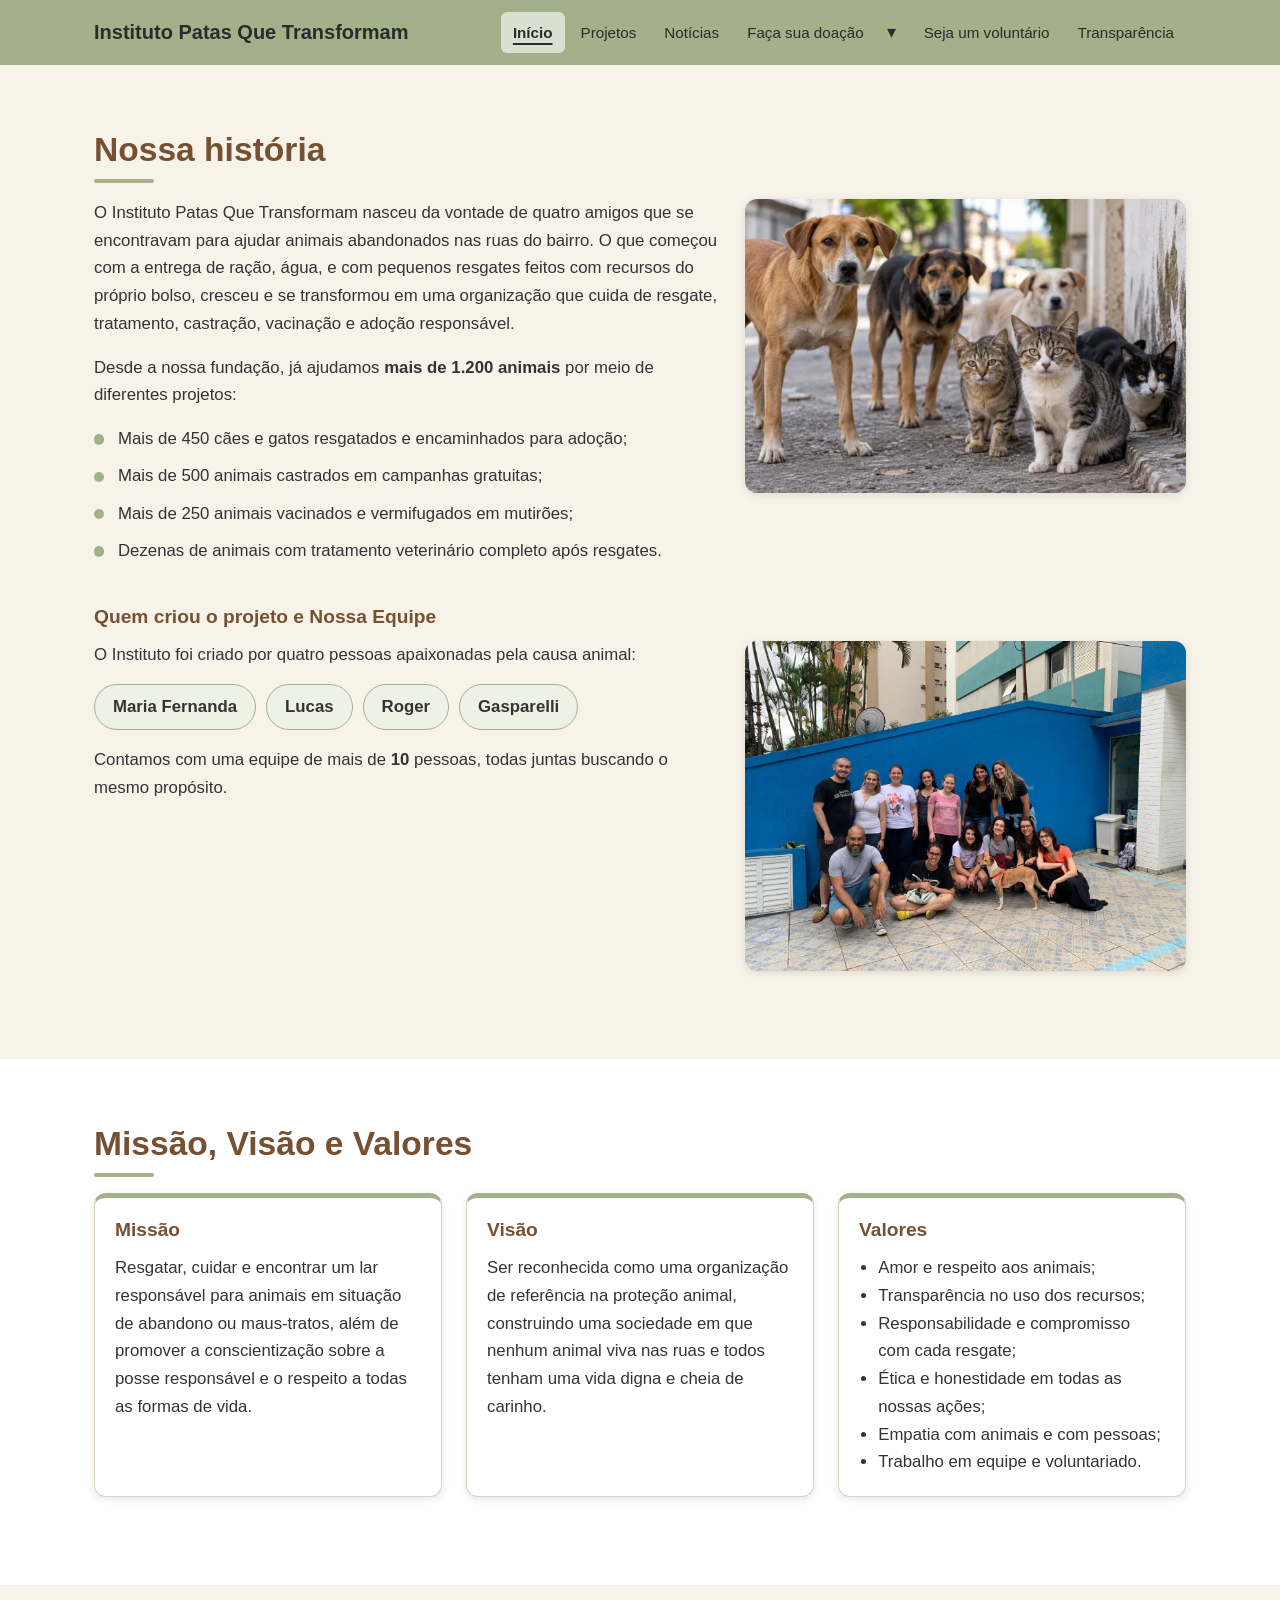
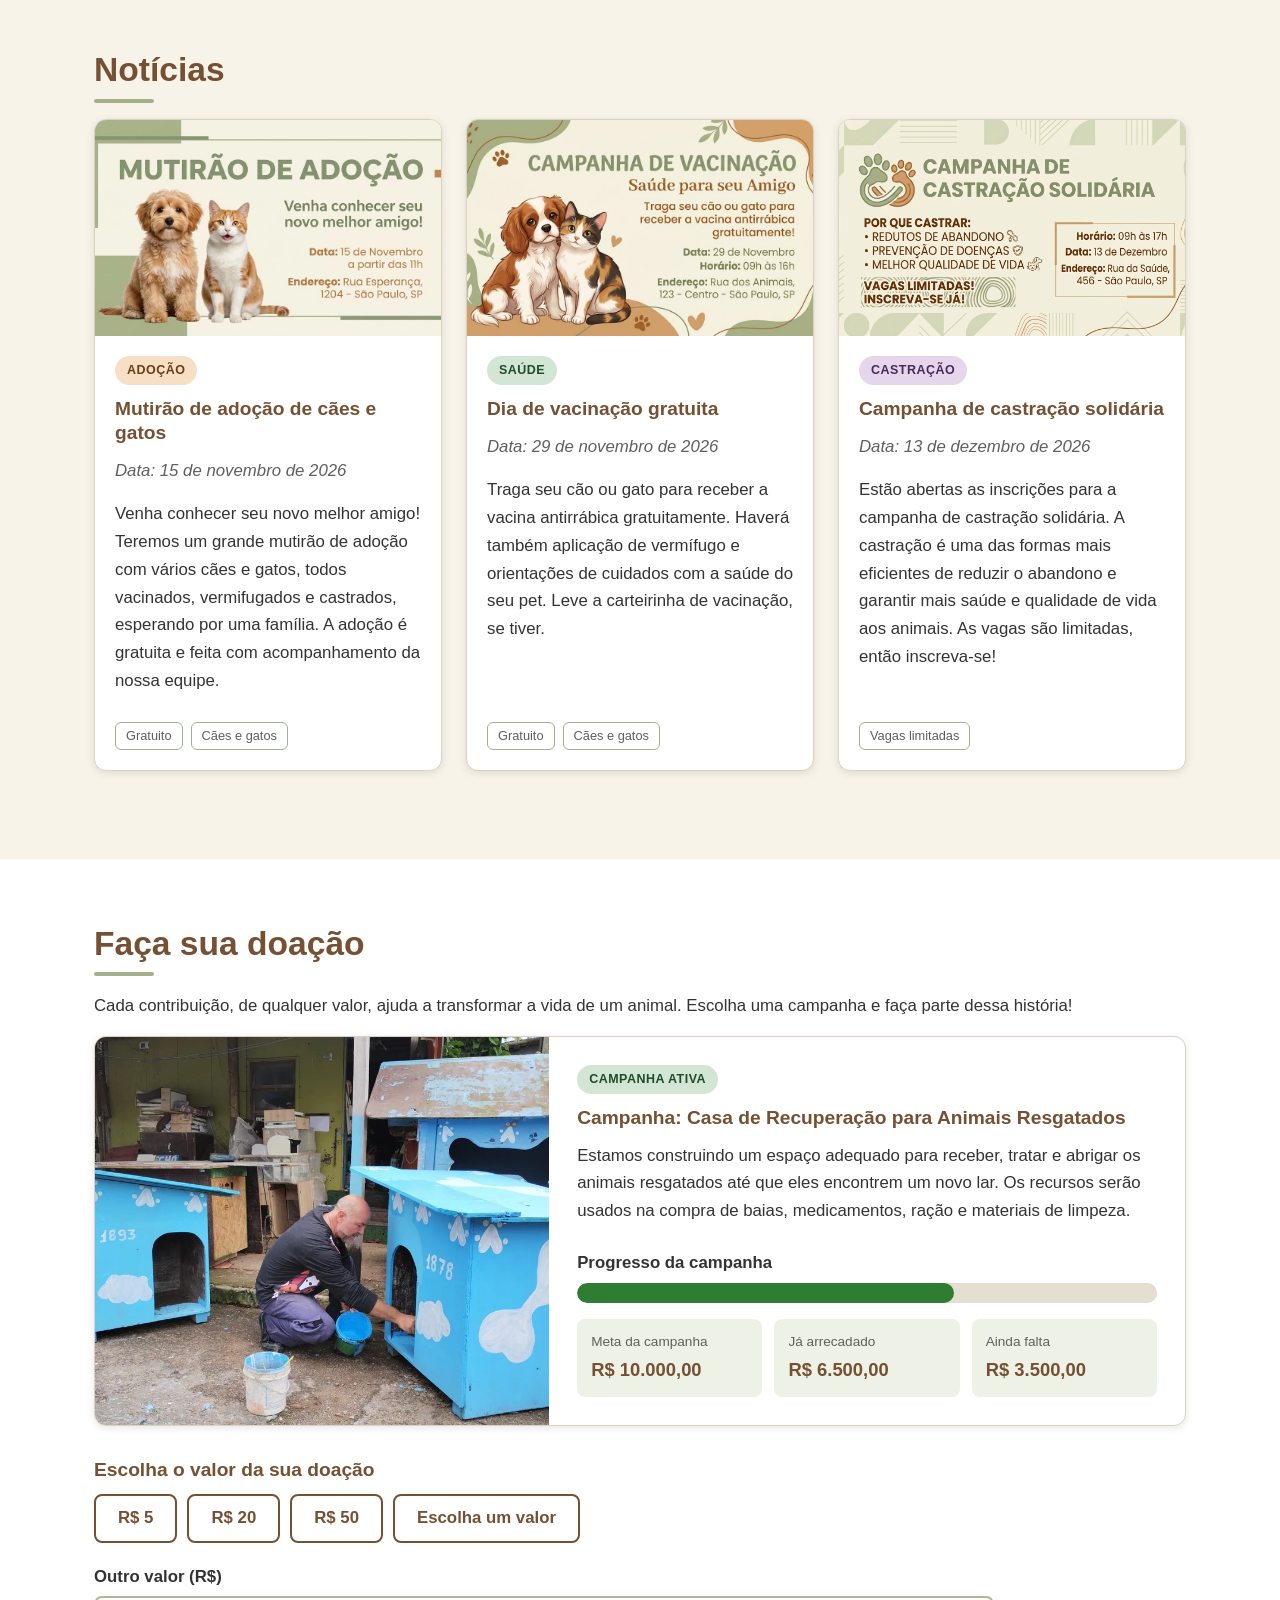
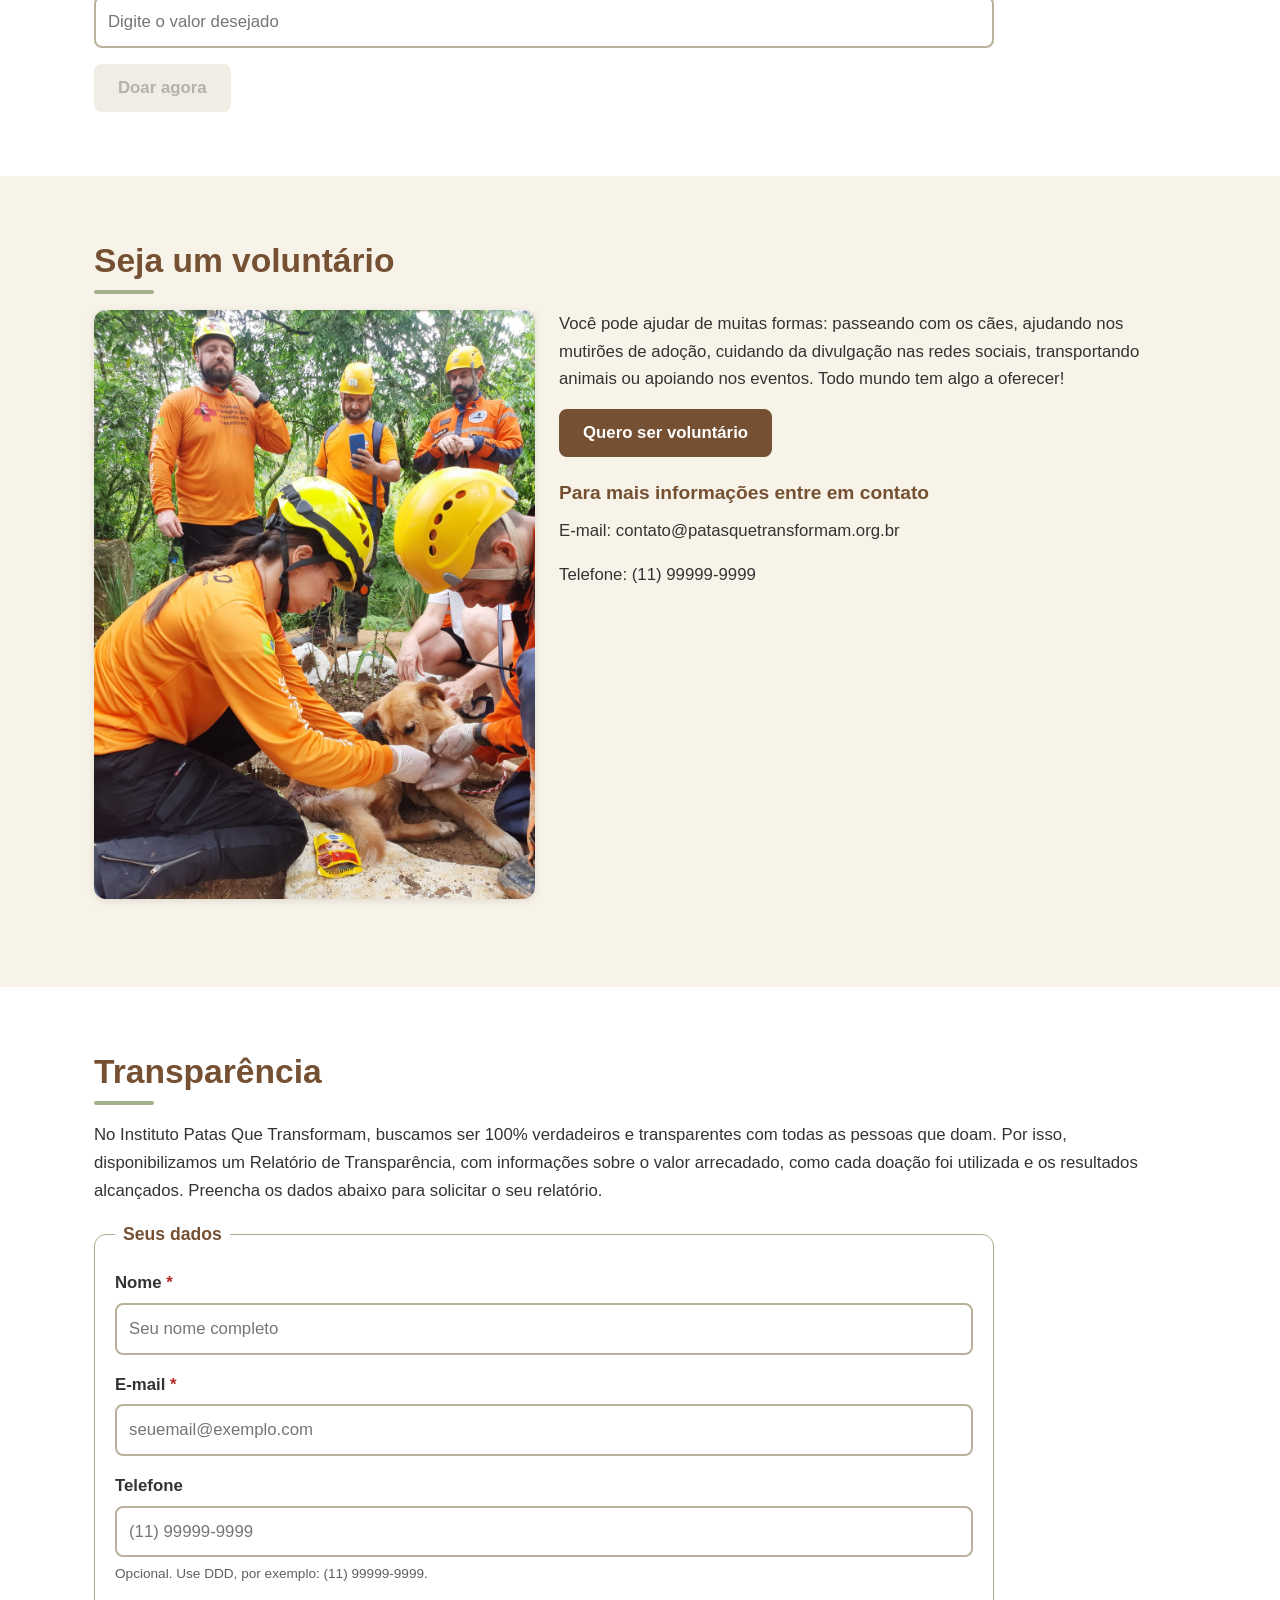
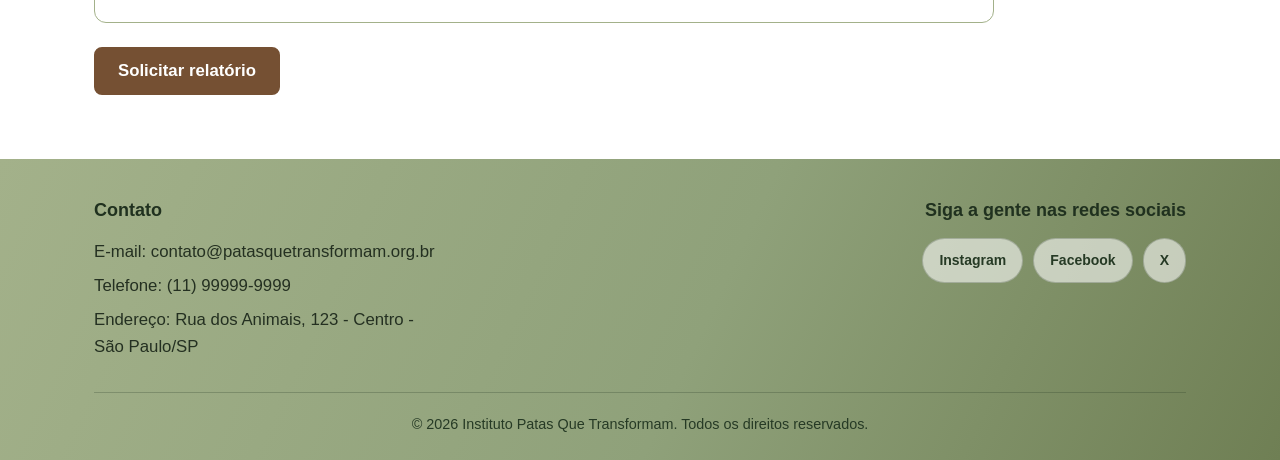
<file: index.html>
<!DOCTYPE html>
<html lang="pt-BR">

<head>
    <meta charset="UTF-8">
    <meta name="viewport" content="width=device-width, initial-scale=1.0">
    <meta name="description" content="Instituto Patas Que Transformam: resgate, cuidado e adoção responsável de animais.">
    <title>Instituto Patas Que Transformam</title>
    <link rel="stylesheet" href="css/style.css">
    <script src="js/script.js" defer></script>
</head>

<body>

    <a class="skip-link" href="#conteudo">Ir para o conteúdo</a>

    <header class="site-header">
        <div class="container site-header__inner">
            <h1 class="site-title">Instituto Patas Que Transformam</h1>

            <button class="menu-toggle" type="button" aria-label="Abrir menu" aria-expanded="false" aria-controls="menu-principal">
                <span class="menu-toggle__bar"></span>
                <span class="menu-toggle__bar"></span>
                <span class="menu-toggle__bar"></span>
            </button>

            <nav class="main-nav" aria-label="Menu principal">
                <ul class="menu" id="menu-principal">
                    <li class="menu__item"><a class="menu__link" href="index.html" aria-current="page">Início</a></li>
                    <li class="menu__item"><a class="menu__link" href="projetos.html">Projetos</a></li>
                    <li class="menu__item"><a class="menu__link" href="#noticias">Notícias</a></li>

                    <li class="menu__item menu__item--dropdown">
                        <a class="menu__link" href="#doacao">Faça sua doação</a>
                        <button class="submenu-toggle" type="button" aria-expanded="false" aria-controls="submenu-doacao" aria-label="Abrir submenu de doação">
                            <span aria-hidden="true">▾</span>
                        </button>
                        <ul class="submenu" id="submenu-doacao">
                            <li><a class="submenu__link" href="#doacao">Campanha atual</a></li>
                            <li><a class="submenu__link" href="projetos.html">Todas as campanhas</a></li>
                            <li><a class="submenu__link" href="doar.html">Doar agora</a></li>
                        </ul>
                    </li>

                    <li class="menu__item"><a class="menu__link" href="cadastro.html">Seja um voluntário</a></li>
                    <li class="menu__item"><a class="menu__link" href="#transparencia">Transparência</a></li>
                </ul>
            </nav>
        </div>
    </header>

    <main id="conteudo" class="site-main">

        <section id="historia" class="section section--historia">
            <div class="container">
                <h2>Nossa história</h2>

                <div class="grid">
                    <div class="col-12 col-lg-7">
                        <p>
                            O Instituto Patas Que Transformam nasceu da vontade de quatro amigos que se
                            encontravam para ajudar animais abandonados nas ruas do bairro.
                            O que começou com a entrega de ração, água, e com pequenos resgates feitos
                            com recursos do próprio bolso, cresceu e se transformou em uma organização
                            que cuida de resgate, tratamento, castração, vacinação e adoção responsável.
                        </p>

                        <p>
                            Desde a nossa fundação, já ajudamos <strong>mais de 1.200 animais</strong>
                            por meio de diferentes projetos:
                        </p>

                        <ul class="stats-list">
                            <li>Mais de 450 cães e gatos resgatados e encaminhados para adoção;</li>
                            <li>Mais de 500 animais castrados em campanhas gratuitas;</li>
                            <li>Mais de 250 animais vacinados e vermifugados em mutirões;</li>
                            <li>Dezenas de animais com tratamento veterinário completo após resgates.</li>
                        </ul>
                    </div>

                    <figure class="col-12 col-lg-5 media">
                        <img src="img/animais resgatados.webp" alt="Animais resgatados pelo Instituto Patas Que Transformam" loading="lazy">
                    </figure>
                </div>

                <h3>Quem criou o projeto e Nossa Equipe</h3>

                <div class="grid">
                    <div class="col-12 col-lg-7">
                        <p>O Instituto foi criado por quatro pessoas apaixonadas pela causa animal:</p>
                        <ul class="team-list">
                            <li>Maria Fernanda</li>
                            <li>Lucas</li>
                            <li>Roger</li>
                            <li>Gasparelli</li>
                        </ul>
                        <p>Contamos com uma equipe de mais de <strong>10</strong> pessoas, todas juntas buscando o mesmo propósito.</p>
                    </div>

                    <figure class="col-12 col-lg-5 media">
                        <img src="img/equipe.jpg" alt="Equipe do Instituto Patas Que Transformam reunida" loading="lazy">
                    </figure>
                </div>
            </div>
        </section>

        <section id="missao-visao-valores" class="section section--mvv">
            <div class="container">
                <h2>Missão, Visão e Valores</h2>

                <div class="grid">
                    <article class="card col-12 col-md-4">
                        <div class="card__body">
                            <h3>Missão</h3>
                            <p>
                                Resgatar, cuidar e encontrar um lar responsável para animais em situação de
                                abandono ou maus-tratos, além de promover a conscientização sobre a posse
                                responsável e o respeito a todas as formas de vida.
                            </p>
                        </div>
                    </article>

                    <article class="card col-12 col-md-4">
                        <div class="card__body">
                            <h3>Visão</h3>
                            <p>
                                Ser reconhecida como uma organização de referência na proteção animal,
                                construindo uma sociedade em que nenhum animal viva nas ruas e todos
                                tenham uma vida digna e cheia de carinho.
                            </p>
                        </div>
                    </article>

                    <article class="card col-12 col-md-4">
                        <div class="card__body">
                            <h3>Valores</h3>
                            <ul>
                                <li>Amor e respeito aos animais;</li>
                                <li>Transparência no uso dos recursos;</li>
                                <li>Responsabilidade e compromisso com cada resgate;</li>
                                <li>Ética e honestidade em todas as nossas ações;</li>
                                <li>Empatia com animais e com pessoas;</li>
                                <li>Trabalho em equipe e voluntariado.</li>
                            </ul>
                        </div>
                    </article>
                </div>
            </div>
        </section>

        <section id="noticias" class="section section--noticias">
            <div class="container">
                <h2>Notícias</h2>

                <div class="grid">
                    <article class="card card--news col-12 col-md-6 col-lg-4">
                        <figure class="card__media">
                            <img src="img/noticia-evento-de-adoção.webp" alt="Mutirão de adoção de cães e gatos" loading="lazy">
                        </figure>
                        <div class="card__body">
                            <span class="badge badge--adocao">Adoção</span>
                            <h3>Mutirão de adoção de cães e gatos</h3>
                            <p><em>Data: <time datetime="2026-11-15">15 de novembro de 2026</time></em></p>
                            <p>
                                Venha conhecer seu novo melhor amigo! Teremos um grande mutirão de adoção
                                com vários cães e gatos, todos vacinados, vermifugados e castrados,
                                esperando por uma família. A adoção é gratuita e feita com
                                acompanhamento da nossa equipe.
                            </p>
                            <ul class="tag-list">
                                <li class="tag">Gratuito</li>
                                <li class="tag">Cães e gatos</li>
                            </ul>
                        </div>
                    </article>

                    <article class="card card--news col-12 col-md-6 col-lg-4">
                        <figure class="card__media">
                            <img src="img/noticia-evento de vacinacao.jpg" alt="Veterinária vacinando um cachorro" loading="lazy">
                        </figure>
                        <div class="card__body">
                            <span class="badge badge--saude">Saúde</span>
                            <h3>Dia de vacinação gratuita</h3>
                            <p><em>Data: <time datetime="2026-11-29">29 de novembro de 2026</time></em></p>
                            <p>
                                Traga seu cão ou gato para receber a vacina antirrábica gratuitamente.
                                Haverá também aplicação de vermífugo e orientações de cuidados
                                com a saúde do seu pet. Leve a carteirinha de vacinação, se tiver.
                            </p>
                            <ul class="tag-list">
                                <li class="tag">Gratuito</li>
                                <li class="tag">Cães e gatos</li>
                            </ul>
                        </div>
                    </article>

                    <article class="card card--news col-12 col-md-6 col-lg-4">
                        <figure class="card__media">
                            <img src="img/noticia-evento de castração.jpeg" alt="Animal sendo atendido em campanha de castração" loading="lazy">
                        </figure>
                        <div class="card__body">
                            <span class="badge badge--castracao">Castração</span>
                            <h3>Campanha de castração solidária</h3>
                            <p><em>Data: <time datetime="2026-12-13">13 de dezembro de 2026</time></em></p>
                            <p>
                                Estão abertas as inscrições para a campanha de castração solidária.
                                A castração é uma das formas mais eficientes de reduzir o abandono e
                                garantir mais saúde e qualidade de vida aos animais. As vagas são
                                limitadas, então inscreva-se!
                            </p>
                            <ul class="tag-list">
                                <li class="tag">Vagas limitadas</li>
                            </ul>
                        </div>
                    </article>
                </div>
            </div>
        </section>

        <section id="doacao" class="section section--doacao">
            <div class="container">
                <h2>Faça sua doação</h2>

                <p>
                    Cada contribuição, de qualquer valor, ajuda a transformar a vida de um
                    animal. Escolha uma campanha e faça parte dessa história!
                </p>

                <article class="card card--campaign">
                    <figure class="card__media">
                        <img src="img/campanha de doacao.webp" alt="Animais resgatados em recuperação" loading="lazy">
                    </figure>
                    <div class="card__body">
                        <span class="badge badge--success">Campanha ativa</span>
                        <h3>Campanha: Casa de Recuperação para Animais Resgatados</h3>

                        <p>
                            Estamos construindo um espaço adequado para receber, tratar e abrigar os
                            animais resgatados até que eles encontrem um novo lar. Os recursos serão
                            usados na compra de baias, medicamentos, ração e materiais de limpeza.
                        </p>

                        <div class="campaign-progress">
                            <label for="progresso-campanha">Progresso da campanha</label>
                            <progress id="progresso-campanha" value="6500" max="10000">65%</progress>
                        </div>

                        <dl class="campaign-stats">
                            <div>
                                <dt>Meta da campanha</dt>
                                <dd>R$ 10.000,00</dd>
                            </div>
                            <div>
                                <dt>Já arrecadado</dt>
                                <dd>R$ 6.500,00</dd>
                            </div>
                            <div>
                                <dt>Ainda falta</dt>
                                <dd>R$ 3.500,00</dd>
                            </div>
                        </dl>
                    </div>
                </article>

                <h3>Escolha o valor da sua doação</h3>

                <form id="form-doacao" class="form donation-form">
                    <div class="donation-options">
                        <button type="button" class="btn btn--outline" data-valor="5">R$ 5</button>
                        <button type="button" class="btn btn--outline" data-valor="20">R$ 20</button>
                        <button type="button" class="btn btn--outline" data-valor="50">R$ 50</button>
                        <button type="button" class="btn btn--outline" id="btn-outro-valor">Escolha um valor</button>
                    </div>

                    <div class="form-field">
                        <label for="outro-valor">Outro valor (R$)</label>
                        <input type="number" id="outro-valor" name="outro-valor" min="1" step="0.01" inputmode="decimal" placeholder="Digite o valor desejado" aria-describedby="alerta-doacao">
                    </div>

                    <div class="alert alert--error" id="alerta-doacao" role="alert" hidden>
                        Informe um valor maior que zero para doar.
                    </div>

                    <button type="submit" class="btn btn--primary" id="btn-doar" disabled>Doar agora</button>
                </form>
            </div>
        </section>

        <section id="voluntario" class="section section--voluntario">
            <div class="container">
                <h2>Seja um voluntário</h2>

                <div class="grid">
                    <figure class="col-12 col-lg-5 media">
                        <img src="img/voluntarios ajudando.jpg" alt="Voluntários cuidando de animais" loading="lazy">
                    </figure>

                    <div class="col-12 col-lg-7">
                        <p>
                            Você pode ajudar de muitas formas: passeando com os cães, ajudando nos
                            mutirões de adoção, cuidando da divulgação nas redes sociais, transportando
                            animais ou apoiando nos eventos. Todo mundo tem algo a oferecer!
                        </p>

                        <p>
                            <a class="btn btn--primary" href="cadastro.html">Quero ser voluntário</a>
                        </p>

                        <h3>Para mais informações entre em contato</h3>
                        <p>E-mail: contato@patasquetransformam.org.br</p>
                        <p>Telefone: (11) 99999-9999</p>
                    </div>
                </div>
            </div>
        </section>

        <section id="transparencia" class="section section--transparencia">
            <div class="container">
                <h2>Transparência</h2>

                <p>
                    No Instituto Patas Que Transformam, buscamos ser 100% verdadeiros e
                    transparentes com todas as pessoas que doam. Por isso, disponibilizamos
                    um Relatório de Transparência, com informações sobre o valor arrecadado,
                    como cada doação foi utilizada e os resultados alcançados. Preencha os
                    dados abaixo para solicitar o seu relatório.
                </p>

                <form id="form-relatorio" class="form">
                    <fieldset class="form-group">
                        <legend>Seus dados</legend>

                        <div class="form-field">
                            <label for="nome">Nome <span class="required-mark" aria-hidden="true">*</span></label>
                            <input type="text" id="nome" name="nome" required minlength="3" autocomplete="name" placeholder="Seu nome completo">
                        </div>

                        <div class="form-field">
                            <label for="email">E-mail <span class="required-mark" aria-hidden="true">*</span></label>
                            <input type="email" id="email" name="email" required autocomplete="email" placeholder="seuemail@exemplo.com">
                        </div>

                        <div class="form-field">
                            <label for="telefone">Telefone</label>
                            <input type="tel" id="telefone" name="telefone" autocomplete="tel" pattern="\(?\d{2}\)?\s?\d{4,5}-?\d{4}" placeholder="(11) 99999-9999" aria-describedby="telefone-dica">
                            <small class="field-hint" id="telefone-dica">Opcional. Use DDD, por exemplo: (11) 99999-9999.</small>
                        </div>
                    </fieldset>

                    <button type="submit" class="btn btn--primary">Solicitar relatório</button>
                </form>
            </div>
        </section>

    </main>

    <footer class="site-footer">
        <div class="container">
            <div class="grid">
                <div class="col-12 col-md-4">
                    <h3>Contato</h3>
                    <address class="footer__address">
                        <p>E-mail: contato@patasquetransformam.org.br</p>
                        <p>Telefone: (11) 99999-9999</p>
                        <p>Endereço: Rua dos Animais, 123 - Centro - São Paulo/SP</p>
                    </address>
                </div>

                <div class="col-12 col-md-4">
                    <h3>Siga a gente nas redes sociais</h3>
                    <ul class="social-list">
                        <li><a href="https://www.instagram.com/" target="_blank" rel="noopener noreferrer">Instagram</a></li>
                        <li><a href="https://www.facebook.com/" target="_blank" rel="noopener noreferrer">Facebook</a></li>
                        <li><a href="https://x.com/" target="_blank" rel="noopener noreferrer">X</a></li>
                    </ul>
                </div>
            </div>

            <p class="footer__copy">&copy; 2026 Instituto Patas Que Transformam. Todos os direitos reservados.</p>
        </div>
    </footer>

    <div id="toast" class="toast toast--success" role="status" aria-live="polite" hidden></div>

    <dialog id="modal-relatorio" class="modal" aria-labelledby="modal-relatorio-titulo">
        <h2 id="modal-relatorio-titulo">Solicitação enviada</h2>
        <p>Recebemos o seu pedido do Relatório de Transparência. Obrigado pelo interesse!</p>
        <button type="button" class="btn btn--primary" data-fechar-modal>Fechar</button>
    </dialog>

</body>

</html>
</file>
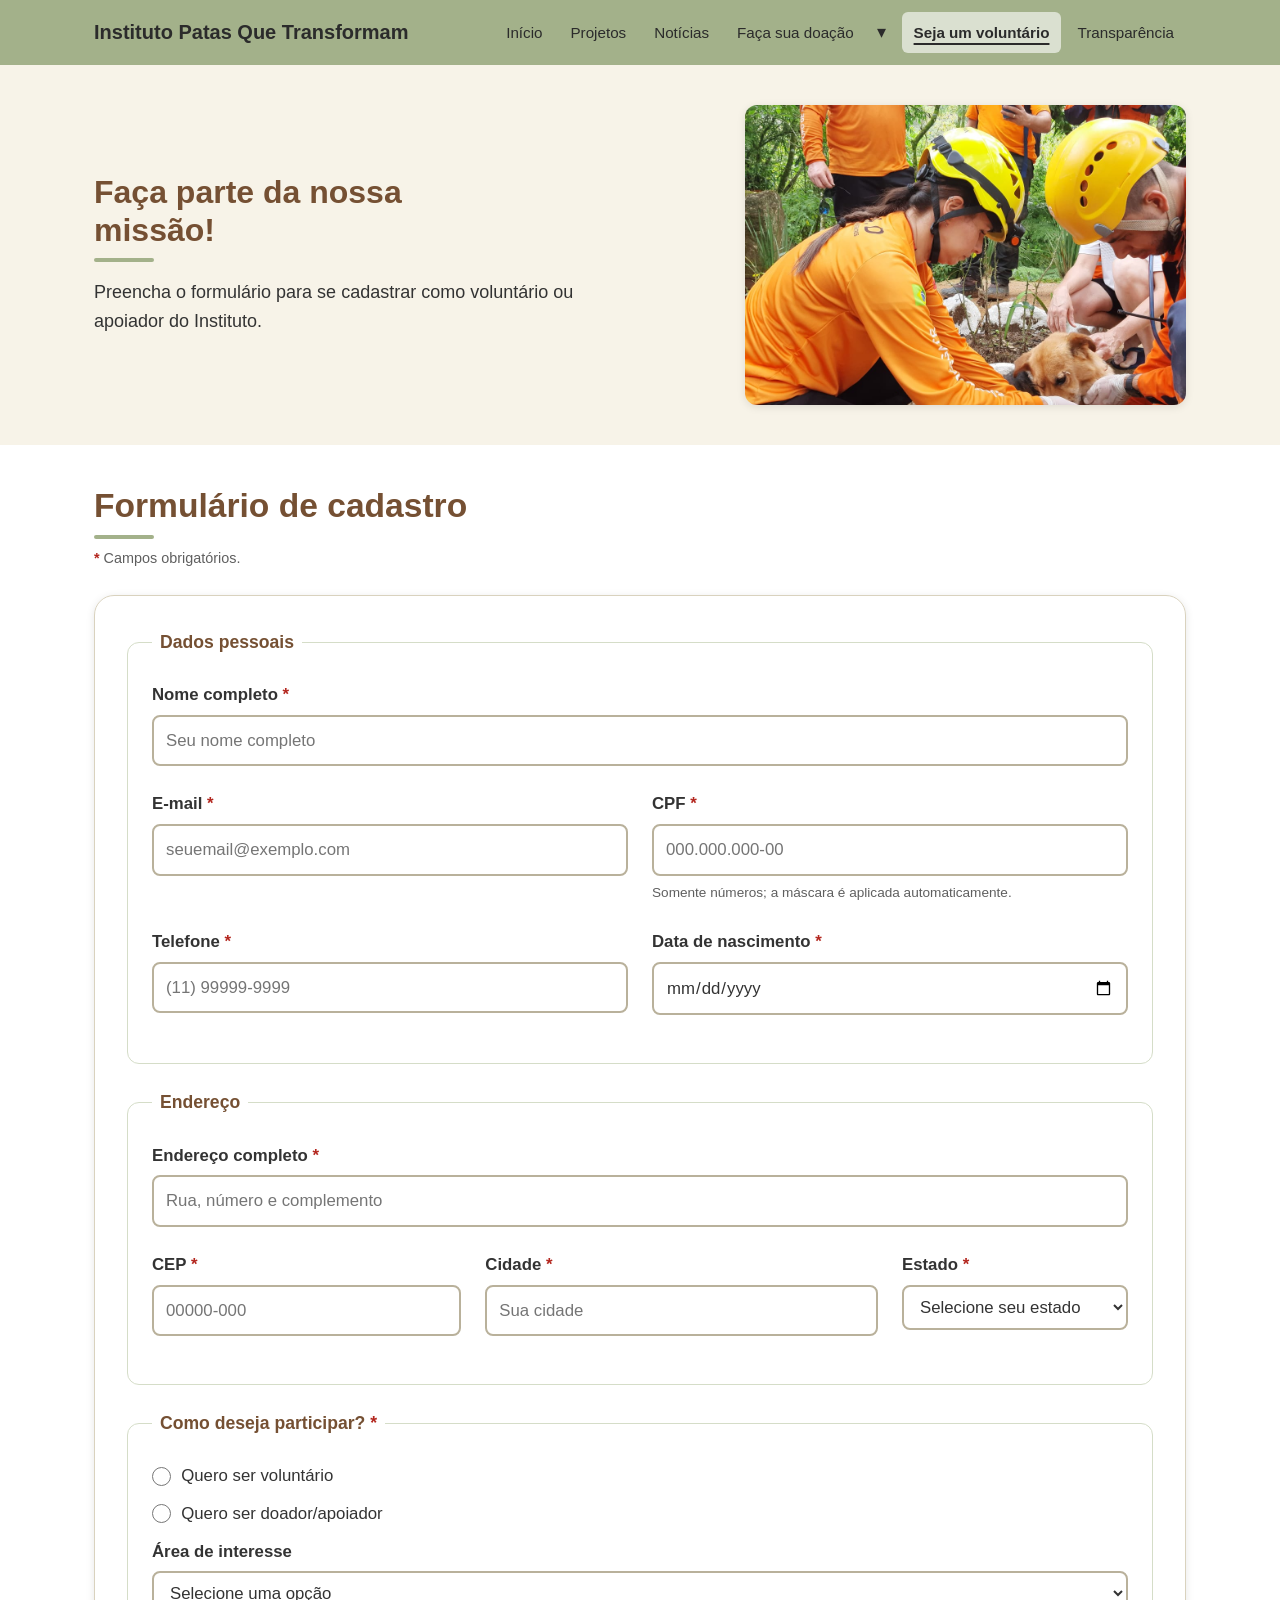
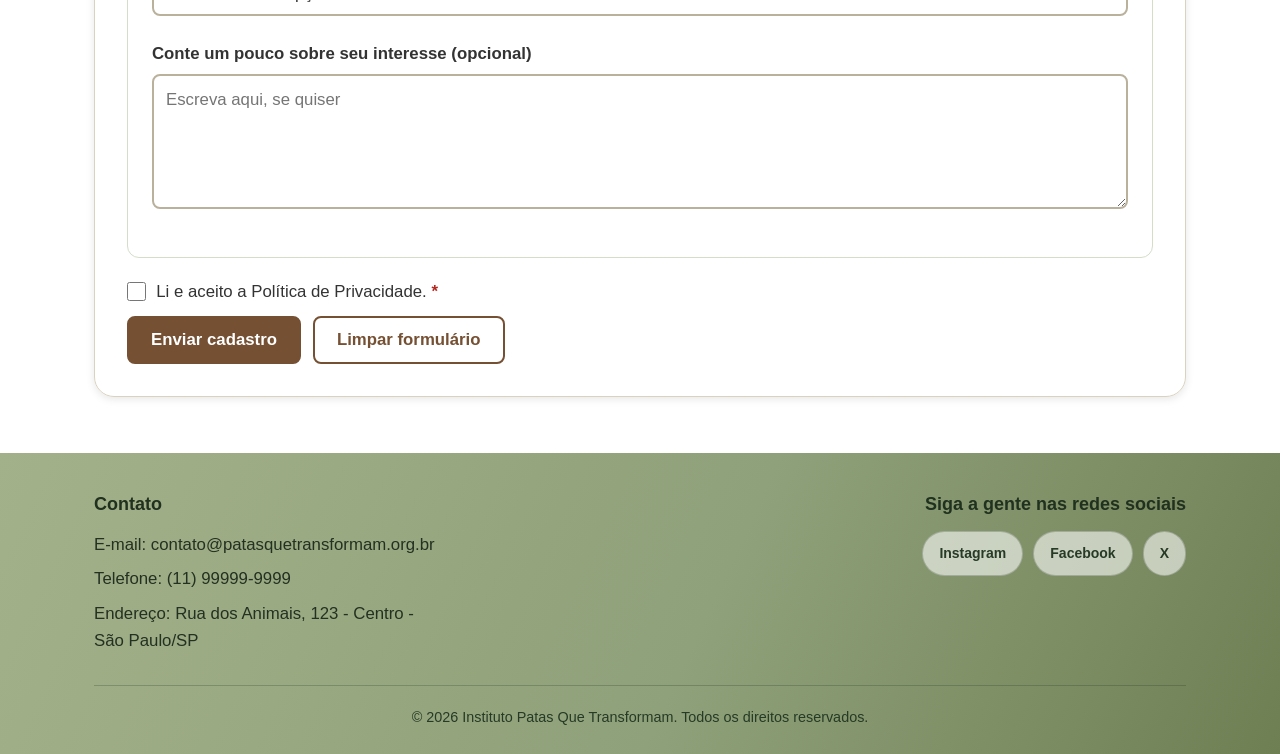
<file: cadastro.html>
<!DOCTYPE html>
<html lang="pt-BR">

<head>
    <meta charset="UTF-8">
    <meta name="viewport" content="width=device-width, initial-scale=1.0">
    <meta name="description" content="Cadastre-se como voluntário ou apoiador do Instituto Patas Que Transformam.">
    <title>Cadastro - Instituto Patas Que Transformam</title>
    <link rel="stylesheet" href="css/style.css">
    <script src="js/script.js" defer></script>
</head>

<body>

    <a class="skip-link" href="#conteudo">Ir para o conteúdo</a>

    <header class="site-header">
        <div class="container site-header__inner">
            <h1 class="site-title">Instituto Patas Que Transformam</h1>

            <button class="menu-toggle" type="button" aria-label="Abrir menu" aria-expanded="false" aria-controls="menu-principal">
                <span class="menu-toggle__bar"></span>
                <span class="menu-toggle__bar"></span>
                <span class="menu-toggle__bar"></span>
            </button>

            <nav class="main-nav" aria-label="Menu principal">
                <ul class="menu" id="menu-principal">
                    <li class="menu__item"><a class="menu__link" href="index.html">Início</a></li>
                    <li class="menu__item"><a class="menu__link" href="projetos.html">Projetos</a></li>
                    <li class="menu__item"><a class="menu__link" href="index.html#noticias">Notícias</a></li>

                    <li class="menu__item menu__item--dropdown">
                        <a class="menu__link" href="index.html#doacao">Faça sua doação</a>
                        <button class="submenu-toggle" type="button" aria-expanded="false" aria-controls="submenu-doacao" aria-label="Abrir submenu de doação">
                            <span aria-hidden="true">▾</span>
                        </button>
                        <ul class="submenu" id="submenu-doacao">
                            <li><a class="submenu__link" href="index.html#doacao">Campanha atual</a></li>
                            <li><a class="submenu__link" href="projetos.html#projetos">Todas as campanhas</a></li>
                            <li><a class="submenu__link" href="doar.html">Doar agora</a></li>
                        </ul>
                    </li>

                    <li class="menu__item"><a class="menu__link" href="cadastro.html" aria-current="page">Seja um voluntário</a></li>
                    <li class="menu__item"><a class="menu__link" href="index.html#transparencia">Transparência</a></li>
                </ul>
            </nav>
        </div>
    </header>

    <main id="conteudo" class="site-main">

        <section id="missao" class="section section--cadastro-intro">
            <div class="container">
                <div class="grid">
                    <div class="col-12 col-lg-7">
                        <h2>Faça parte da nossa missão!</h2>
                        <p>Preencha o formulário para se cadastrar como voluntário ou apoiador do Instituto.</p>
                    </div>

                    <figure class="col-12 col-lg-5 media">
                        <img src="img/voluntarios ajudando.jpg" alt="Voluntários ajudando animais resgatados" loading="lazy">
                    </figure>
                </div>
            </div>
        </section>

        <section id="formulario" class="section section--formulario">
            <div class="container">
                <h2>Formulário de cadastro</h2>

                <p class="form-note"><span class="required-mark" aria-hidden="true">*</span> Campos obrigatórios.</p>

                <form id="form-cadastro" class="form">

                    <fieldset class="form-group">
                        <legend>Dados pessoais</legend>

                        <div class="grid">
                            <div class="form-field col-12">
                                <label for="nome">Nome completo <span class="required-mark" aria-hidden="true">*</span></label>
                                <input type="text" id="nome" name="nome" required minlength="3" autocomplete="name" placeholder="Seu nome completo">
                            </div>

                            <div class="form-field col-12 col-md-6">
                                <label for="email">E-mail <span class="required-mark" aria-hidden="true">*</span></label>
                                <input type="email" id="email" name="email" required autocomplete="email" placeholder="seuemail@exemplo.com">
                            </div>

                            <div class="form-field col-12 col-md-6">
                                <label for="cpf">CPF <span class="required-mark" aria-hidden="true">*</span></label>
                                <input type="text" id="cpf" name="cpf" placeholder="000.000.000-00" required maxlength="14" inputmode="numeric" pattern="\d{3}\.\d{3}\.\d{3}-\d{2}" title="Digite o CPF no formato 000.000.000-00" aria-describedby="cpf-dica">
                                <small class="field-hint" id="cpf-dica">Somente números; a máscara é aplicada automaticamente.</small>
                            </div>

                            <div class="form-field col-12 col-md-6">
                                <label for="telefone">Telefone <span class="required-mark" aria-hidden="true">*</span></label>
                                <input type="tel" id="telefone" name="telefone" placeholder="(11) 99999-9999" required maxlength="15" autocomplete="tel" pattern="\(\d{2}\)\s\d{4,5}-\d{4}" title="Digite o telefone no formato (11) 99999-9999">
                            </div>

                            <div class="form-field col-12 col-md-6">
                                <label for="nascimento">Data de nascimento <span class="required-mark" aria-hidden="true">*</span></label>
                                <input type="date" id="nascimento" name="nascimento" required autocomplete="bday">
                            </div>
                        </div>
                    </fieldset>

                    <fieldset class="form-group">
                        <legend>Endereço</legend>

                        <div class="grid">
                            <div class="form-field col-12">
                                <label for="endereco">Endereço completo <span class="required-mark" aria-hidden="true">*</span></label>
                                <input type="text" id="endereco" name="endereco" required autocomplete="street-address" placeholder="Rua, número e complemento">
                            </div>

                            <div class="form-field col-12 col-md-4">
                                <label for="cep">CEP <span class="required-mark" aria-hidden="true">*</span></label>
                                <input type="text" id="cep" name="cep" placeholder="00000-000" required maxlength="9" inputmode="numeric" autocomplete="postal-code" pattern="\d{5}-\d{3}" title="Digite o CEP no formato 00000-000">
                            </div>

                            <div class="form-field col-12 col-md-5">
                                <label for="cidade">Cidade <span class="required-mark" aria-hidden="true">*</span></label>
                                <input type="text" id="cidade" name="cidade" required autocomplete="address-level2" placeholder="Sua cidade">
                            </div>

                            <div class="form-field col-12 col-md-3">
                                <label for="estado">Estado <span class="required-mark" aria-hidden="true">*</span></label>
                                <select id="estado" name="estado" required autocomplete="address-level1">
                                    <option value="">Selecione seu estado</option>
                                    <option>AC</option><option>AL</option><option>AP</option><option>AM</option>
                                    <option>BA</option><option>CE</option><option>DF</option><option>ES</option>
                                    <option>GO</option><option>MA</option><option>MT</option><option>MS</option>
                                    <option>MG</option><option>PA</option><option>PB</option><option>PR</option>
                                    <option>PE</option><option>PI</option><option>RJ</option><option>RN</option>
                                    <option>RS</option><option>RO</option><option>RR</option><option>SC</option>
                                    <option>SP</option><option>SE</option><option>TO</option>
                                </select>
                            </div>
                        </div>
                    </fieldset>

                    <fieldset class="form-group">
                        <legend>Como deseja participar? <span class="required-mark" aria-hidden="true">*</span></legend>

                        <div class="choice">
                            <input type="radio" id="voluntario" name="perfil" value="Voluntário" required>
                            <label for="voluntario">Quero ser voluntário</label>
                        </div>

                        <div class="choice">
                            <input type="radio" id="apoiador" name="perfil" value="Doador/Apoiador">
                            <label for="apoiador">Quero ser doador/apoiador</label>
                        </div>

                        <div class="grid">
                            <div class="form-field col-12">
                                <label for="interesse">Área de interesse</label>
                                <select id="interesse" name="interesse">
                                    <option value="">Selecione uma opção</option>
                                    <option>Cuidados com animais</option>
                                    <option>Adoção responsável</option>
                                    <option>Eventos e campanhas</option>
                                    <option>Saúde animal</option>
                                    <option>Doações</option>
                                </select>
                            </div>

                            <div class="form-field col-12">
                                <label for="mensagem">Conte um pouco sobre seu interesse (opcional)</label>
                                <textarea id="mensagem" name="mensagem" rows="4" placeholder="Escreva aqui, se quiser"></textarea>
                            </div>
                        </div>
                    </fieldset>

                    <div class="choice">
                        <input type="checkbox" id="privacidade" name="privacidade" required>
                        <label for="privacidade">Li e aceito a Política de Privacidade. <span class="required-mark" aria-hidden="true">*</span></label>
                    </div>

                    <div class="form-actions">
                        <button type="submit" class="btn btn--primary">Enviar cadastro</button>
                        <button type="reset" class="btn btn--outline">Limpar formulário</button>
                    </div>

                    <div id="mensagem-cadastro" class="alert alert--success" role="status" hidden></div>
                </form>
            </div>
        </section>

    </main>

    <footer class="site-footer">
        <div class="container">
            <div class="grid">
                <div class="col-12 col-md-4">
                    <h3>Contato</h3>
                    <address class="footer__address">
                        <p>E-mail: contato@patasquetransformam.org.br</p>
                        <p>Telefone: (11) 99999-9999</p>
                        <p>Endereço: Rua dos Animais, 123 - Centro - São Paulo/SP</p>
                    </address>
                </div>

                <div class="col-12 col-md-4">
                    <h3>Siga a gente nas redes sociais</h3>
                    <ul class="social-list">
                        <li><a href="https://www.instagram.com/" target="_blank" rel="noopener noreferrer">Instagram</a></li>
                        <li><a href="https://www.facebook.com/" target="_blank" rel="noopener noreferrer">Facebook</a></li>
                        <li><a href="https://x.com/" target="_blank" rel="noopener noreferrer">X</a></li>
                    </ul>
                </div>
            </div>

            <p class="footer__copy">&copy; 2026 Instituto Patas Que Transformam. Todos os direitos reservados.</p>
        </div>
    </footer>

    <script>
        var cpf = document.getElementById("cpf");
        var telefone = document.getElementById("telefone");
        var cep = document.getElementById("cep");

        cpf.addEventListener("input", function() {
            var valor = cpf.value.replace(/\D/g, "").slice(0, 11);
            valor = valor.replace(/(\d{3})(\d)/, "$1.$2");
            valor = valor.replace(/(\d{3})(\d)/, "$1.$2");
            valor = valor.replace(/(\d{3})(\d{1,2})$/, "$1-$2");
            cpf.value = valor;
        });

        telefone.addEventListener("input", function() {
            var valor = telefone.value.replace(/\D/g, "").slice(0, 11);
            if (valor.length > 10) {
                valor = valor.replace(/(\d{2})(\d{5})(\d{4})/, "($1) $2-$3");
            } else if (valor.length > 6) {
                valor = valor.replace(/(\d{2})(\d{4})(\d{1,4})/, "($1) $2-$3");
            } else if (valor.length > 2) {
                valor = valor.replace(/(\d{2})(\d+)/, "($1) $2");
            }
            telefone.value = valor;
        });

        cep.addEventListener("input", function() {
            var valor = cep.value.replace(/\D/g, "").slice(0, 8);
            if (valor.length > 5) {
                valor = valor.replace(/(\d{5})(\d+)/, "$1-$2");
            }
            cep.value = valor;
        });

        document.getElementById("form-cadastro").addEventListener("submit", function(event) {
            event.preventDefault();
            var mensagem = document.getElementById("mensagem-cadastro");
            mensagem.textContent = "Cadastro preenchido com sucesso! (Demonstração acadêmica)";
            mensagem.hidden = false;
        });
    </script>
</body>

</html>
</file>
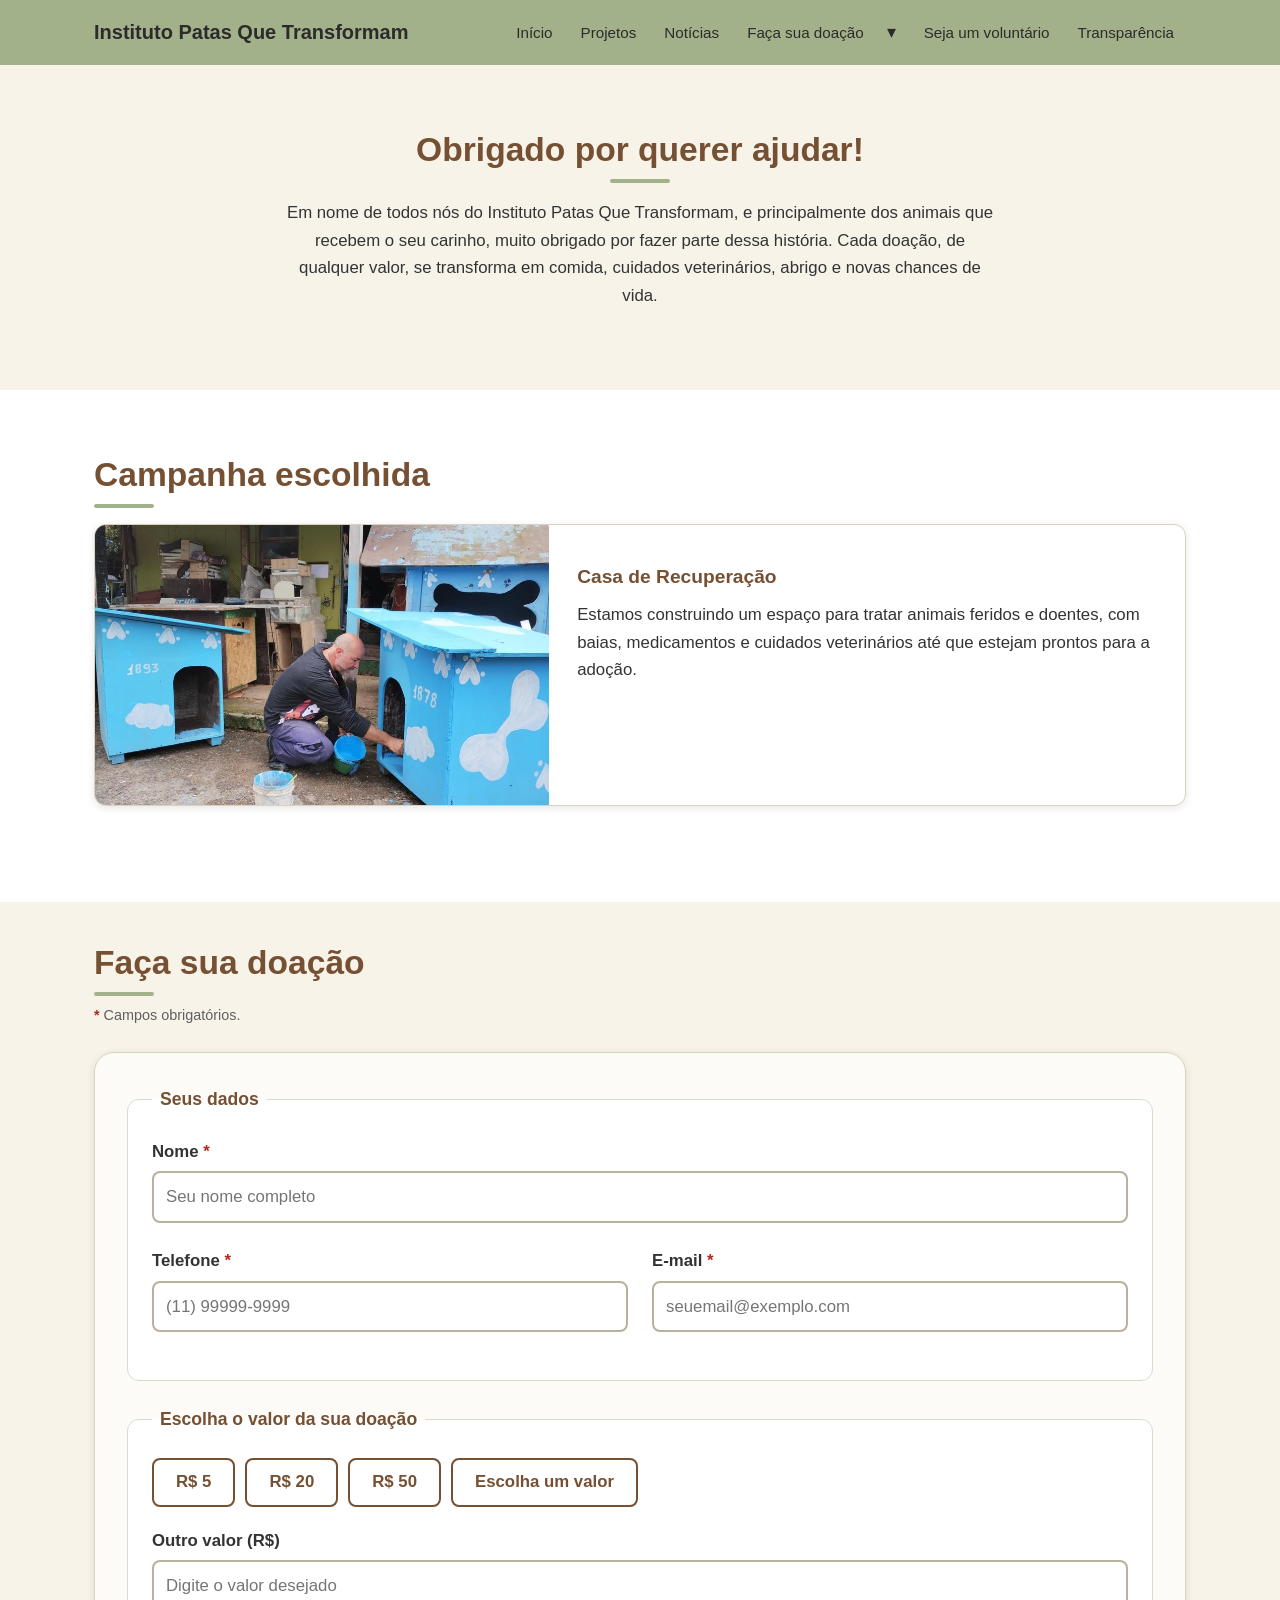
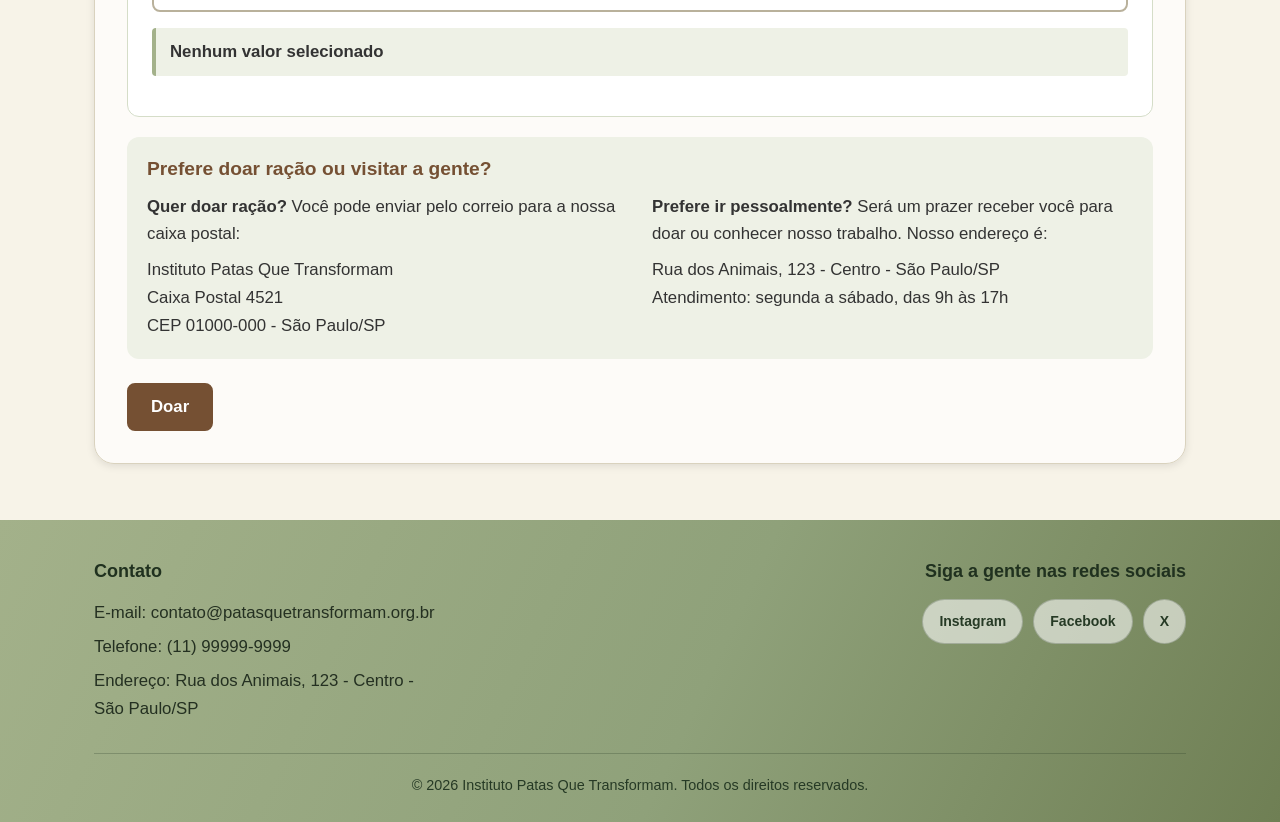
<file: doar.html>
<!DOCTYPE html>
<html lang="pt-BR">

<head>
    <meta charset="UTF-8">
    <meta name="viewport" content="width=device-width, initial-scale=1.0">
    <meta name="description" content="Faça sua doação para o Instituto Patas Que Transformam e ajude a transformar a vida de animais resgatados.">
    <title>Doar - Instituto Patas Que Transformam</title>
    <link rel="stylesheet" href="css/style.css">
    <script src="js/script.js" defer></script>
</head>

<body>

    <a class="skip-link" href="#conteudo">Ir para o conteúdo</a>

    <header class="site-header">
        <div class="container site-header__inner">
            <h1 class="site-title">Instituto Patas Que Transformam</h1>

            <button class="menu-toggle" type="button" aria-label="Abrir menu" aria-expanded="false" aria-controls="menu-principal">
                <span class="menu-toggle__bar"></span>
                <span class="menu-toggle__bar"></span>
                <span class="menu-toggle__bar"></span>
            </button>

            <nav class="main-nav" aria-label="Menu principal">
                <ul class="menu" id="menu-principal">
                    <li class="menu__item"><a class="menu__link" href="index.html">Início</a></li>
                    <li class="menu__item"><a class="menu__link" href="projetos.html">Projetos</a></li>
                    <li class="menu__item"><a class="menu__link" href="index.html#noticias">Notícias</a></li>

                    <li class="menu__item menu__item--dropdown">
                        <a class="menu__link" href="index.html#doacao">Faça sua doação</a>
                        <button class="submenu-toggle" type="button" aria-expanded="false" aria-controls="submenu-doacao" aria-label="Abrir submenu de doação">
                            <span aria-hidden="true">▾</span>
                        </button>
                        <ul class="submenu" id="submenu-doacao">
                            <li><a class="submenu__link" href="index.html#doacao">Campanha atual</a></li>
                            <li><a class="submenu__link" href="projetos.html#projetos">Todas as campanhas</a></li>
                            <li><a class="submenu__link" href="doar.html" aria-current="page">Doar agora</a></li>
                        </ul>
                    </li>

                    <li class="menu__item"><a class="menu__link" href="cadastro.html">Seja um voluntário</a></li>
                    <li class="menu__item"><a class="menu__link" href="index.html#transparencia">Transparência</a></li>
                </ul>
            </nav>
        </div>
    </header>

    <main id="conteudo" class="site-main">

        <section id="agradecimento-inicial" class="section section--agradecimento">
            <div class="container">
                <h2>Obrigado por querer ajudar!</h2>

                <p>
                    Em nome de todos nós do Instituto Patas Que Transformam, e principalmente
                    dos animais que recebem o seu carinho, muito obrigado por fazer parte
                    dessa história. Cada doação, de qualquer valor, se transforma em comida,
                    cuidados veterinários, abrigo e novas chances de vida.
                </p>
            </div>
        </section>

        <section id="campanha" class="section section--campanha">
            <div class="container">
                <h2>Campanha escolhida</h2>

                <article class="card card--campaign">
                    <figure class="card__media">
                        <img id="campanha-imagem" src="img/campanha de doacao.webp" alt="Animais em recuperação na casa de acolhimento">
                    </figure>
                    <div class="card__body">
                        <h3 id="campanha-titulo"></h3>
                        <p id="campanha-descricao"></p>
                    </div>
                </article>
            </div>
        </section>

        <section id="formulario-doacao" class="section section--formulario">
            <div class="container">
                <h2>Faça sua doação</h2>

                <p class="form-note"><span class="required-mark" aria-hidden="true">*</span> Campos obrigatórios.</p>

                <form id="form-doar" class="form donation-form">

                    <fieldset class="form-group">
                        <legend>Seus dados</legend>

                        <div class="grid">
                            <div class="form-field col-12">
                                <label for="nome">Nome <span class="required-mark" aria-hidden="true">*</span></label>
                                <input type="text" id="nome" name="nome" required minlength="3" autocomplete="name" placeholder="Seu nome completo">
                            </div>

                            <div class="form-field col-12 col-md-6">
                                <label for="telefone">Telefone <span class="required-mark" aria-hidden="true">*</span></label>
                                <input type="tel" id="telefone" name="telefone" required autocomplete="tel" pattern="\(?\d{2}\)?\s?\d{4,5}-?\d{4}" title="Digite o telefone com DDD, por exemplo: (11) 99999-9999" placeholder="(11) 99999-9999">
                            </div>

                            <div class="form-field col-12 col-md-6">
                                <label for="email">E-mail <span class="required-mark" aria-hidden="true">*</span></label>
                                <input type="email" id="email" name="email" required autocomplete="email" placeholder="seuemail@exemplo.com">
                            </div>
                        </div>
                    </fieldset>

                    <fieldset class="form-group">
                        <legend>Escolha o valor da sua doação</legend>

                        <div class="donation-options">
                            <button type="button" class="btn btn--outline" data-valor="5">R$ 5</button>
                            <button type="button" class="btn btn--outline" data-valor="20">R$ 20</button>
                            <button type="button" class="btn btn--outline" data-valor="50">R$ 50</button>
                            <button type="button" class="btn btn--outline" id="btn-outro-valor">Escolha um valor</button>
                        </div>

                        <div class="form-field">
                            <label for="outro-valor">Outro valor (R$)</label>
                            <input type="text" id="outro-valor" name="outro-valor" inputmode="decimal" pattern="\d+([.,]\d{1,2})?" title="Digite apenas números, por exemplo: 35 ou 35,50" placeholder="Digite o valor desejado">
                        </div>

                        <p class="selected-value" aria-live="polite"><strong id="valor-selecionado">Nenhum valor selecionado</strong></p>

                        <div class="alert alert--error" id="alerta-valor" role="alert" hidden>
                            Por favor, escolha ou digite um valor para a sua doação.
                        </div>
                    </fieldset>

                    <div class="info-box">
                        <h3>Prefere doar ração ou visitar a gente?</h3>

                        <div class="grid">
                            <div class="col-12 col-md-6">
                                <p><strong>Quer doar ração?</strong> Você pode enviar pelo correio para a nossa caixa postal:</p>
                                <address>
                                    Instituto Patas Que Transformam<br>
                                    Caixa Postal 4521<br>
                                    CEP 01000-000 - São Paulo/SP
                                </address>
                            </div>

                            <div class="col-12 col-md-6">
                                <p><strong>Prefere ir pessoalmente?</strong> Será um prazer receber você para doar ou conhecer nosso trabalho. Nosso endereço é:</p>
                                <address>
                                    Rua dos Animais, 123 - Centro - São Paulo/SP<br>
                                    Atendimento: segunda a sábado, das 9h às 17h
                                </address>
                            </div>
                        </div>
                    </div>

                    <div class="form-actions">
                        <button type="submit" class="btn btn--primary">Doar</button>
                    </div>
                </form>
            </div>
        </section>

        <section id="agradecimento-final" class="section section--agradecimento-final" hidden>
            <div class="container">
                <h2>Doação realizada com sucesso!</h2>

                <p id="mensagem-final"></p>

                <p>
                    O comprovante da sua doação será encaminhado para o seu e-mail.
                </p>

                <div class="form-actions">
                    <a class="btn btn--primary" href="projetos.html">Ver outros projetos</a>
                    <a class="btn btn--outline" href="index.html">Voltar para o início</a>
                </div>
            </div>
        </section>

    </main>

    <footer class="site-footer">
        <div class="container">
            <div class="grid">
                <div class="col-12 col-md-4">
                    <h3>Contato</h3>
                    <address class="footer__address">
                        <p>E-mail: contato@patasquetransformam.org.br</p>
                        <p>Telefone: (11) 99999-9999</p>
                        <p>Endereço: Rua dos Animais, 123 - Centro - São Paulo/SP</p>
                    </address>
                </div>

                <div class="col-12 col-md-4">
                    <h3>Siga a gente nas redes sociais</h3>
                    <ul class="social-list">
                        <li><a href="https://www.instagram.com/" target="_blank" rel="noopener noreferrer">Instagram</a></li>
                        <li><a href="https://www.facebook.com/" target="_blank" rel="noopener noreferrer">Facebook</a></li>
                        <li><a href="https://x.com/" target="_blank" rel="noopener noreferrer">X</a></li>
                    </ul>
                </div>
            </div>

            <p class="footer__copy">&copy; 2026 Instituto Patas Que Transformam. Todos os direitos reservados.</p>
        </div>
    </footer>

    <script>

        var campanhas = {
            "resgate": {
                titulo: "Resgate e Acolhimento",
                descricao: "Nossa equipe e nossos voluntários resgatam animais em situação de abandono ou maus-tratos, oferecendo atendimento de emergência, alimentação e um abrigo seguro.",
                imagem: "img/cachorro-resgatado.jpg",
                alt: "Resgate de cachorro abandonado"
            },
            "adocao": {
                titulo: "Adoção Responsável",
                descricao: "Realizamos feiras e mutirões de adoção, com acompanhamento das famílias, para garantir que cada animal encontre um lar cheio de amor e responsabilidade.",
                imagem: "img/feira-de-adocao.jpg",
                alt: "Família adotando um gato"
            },
            "castracao": {
                titulo: "Castração Solidária",
                descricao: "Oferecemos castração gratuita ou a preço social para animais de famílias de baixa renda e de rua, ajudando a reduzir o abandono e a superpopulação de animais.",
                imagem: "img/Castracao-solidaria.jpeg",
                alt: "Veterinário realizando castração"
            },
            "vacinacao": {
                titulo: "Vacinação Gratuita",
                descricao: "Promovemos dias de vacinação e vermifugação gratuitas para proteger a saúde dos animais e prevenir doenças, como a raiva, nas comunidades.",
                imagem: "img/vacina-solidaria.png",
                alt: "Cachorro sendo vacinado"
            },
            "casa-recuperacao": {
                titulo: "Casa de Recuperação",
                descricao: "Estamos construindo um espaço para tratar animais feridos e doentes, com baias, medicamentos e cuidados veterinários até que estejam prontos para a adoção.",
                imagem: "img/campanha de doacao.webp",
                alt: "Animais em recuperação na casa de acolhimento"
            },
            "educacao": {
                titulo: "Educação e Conscientização",
                descricao: "Levamos palestras e atividades para escolas e comunidades sobre posse responsável, maus-tratos e respeito aos animais, formando uma nova geração de protetores.",
                imagem: "img/palestra-escola.webp",
                alt: "Crianças em uma palestra sobre cuidados com animais"
            }
        };

        var parametros = new URLSearchParams(window.location.search);
        var chave = parametros.get("campanha");

        if (!campanhas.hasOwnProperty(chave)) {
            chave = "casa-recuperacao";
        }

        var campanha = campanhas[chave];

        document.getElementById("campanha-titulo").textContent = campanha.titulo;
        document.getElementById("campanha-descricao").textContent = campanha.descricao;

        var imagem = document.getElementById("campanha-imagem");
        if (imagem) {
            imagem.src = campanha.imagem;
            imagem.alt = campanha.alt;
        }

        var valorEscolhido = "";
        var botoesDeValor = document.querySelectorAll("#form-doar [data-valor]");
        var botaoOutroValor = document.getElementById("btn-outro-valor");
        var campoOutroValor = document.getElementById("outro-valor");
        var alertaValor = document.getElementById("alerta-valor");

        function desmarcarBotoesDeValor() {
            botoesDeValor.forEach(function (botao) {
                botao.classList.remove("is-selected");
            });
        }

        function mostrarValorEscolhido() {
            var texto = "Nenhum valor selecionado";
            if (valorEscolhido !== "") {
                texto = "Valor selecionado: R$ " + valorEscolhido;
            }
            document.getElementById("valor-selecionado").textContent = texto;
        }

        botoesDeValor.forEach(function (botao) {
            botao.addEventListener("click", function () {
                desmarcarBotoesDeValor();
                botao.classList.add("is-selected");
                valorEscolhido = botao.getAttribute("data-valor");
                campoOutroValor.value = "";
                alertaValor.hidden = true;
                mostrarValorEscolhido();
            });
        });

        botaoOutroValor.addEventListener("click", function () {
            desmarcarBotoesDeValor();
            valorEscolhido = "";
            mostrarValorEscolhido();
            campoOutroValor.focus();
        });

        campoOutroValor.addEventListener("input", function () {
            desmarcarBotoesDeValor();
            valorEscolhido = campoOutroValor.value;
            alertaValor.hidden = true;
            mostrarValorEscolhido();
        });

        document.getElementById("form-doar").addEventListener("submit", function (evento) {
            evento.preventDefault();

            var numero = Number(String(valorEscolhido).replace(",", "."));

            if (valorEscolhido === "" || isNaN(numero) || numero <= 0) {
                alertaValor.hidden = false;
                return;
            }

            var nome = document.getElementById("nome").value;

            document.getElementById("mensagem-final").textContent =
                "Muito obrigado, " + nome + "! Sua doação de R$ " + valorEscolhido +
                " para a campanha \"" + campanha.titulo + "\" vai ajudar a transformar a vida de muitos animais.";

            document.getElementById("formulario-doacao").hidden = true;
            document.getElementById("agradecimento-final").hidden = false;
            window.scrollTo(0, 0);
        });
    </script>

</body>

</html>
</file>
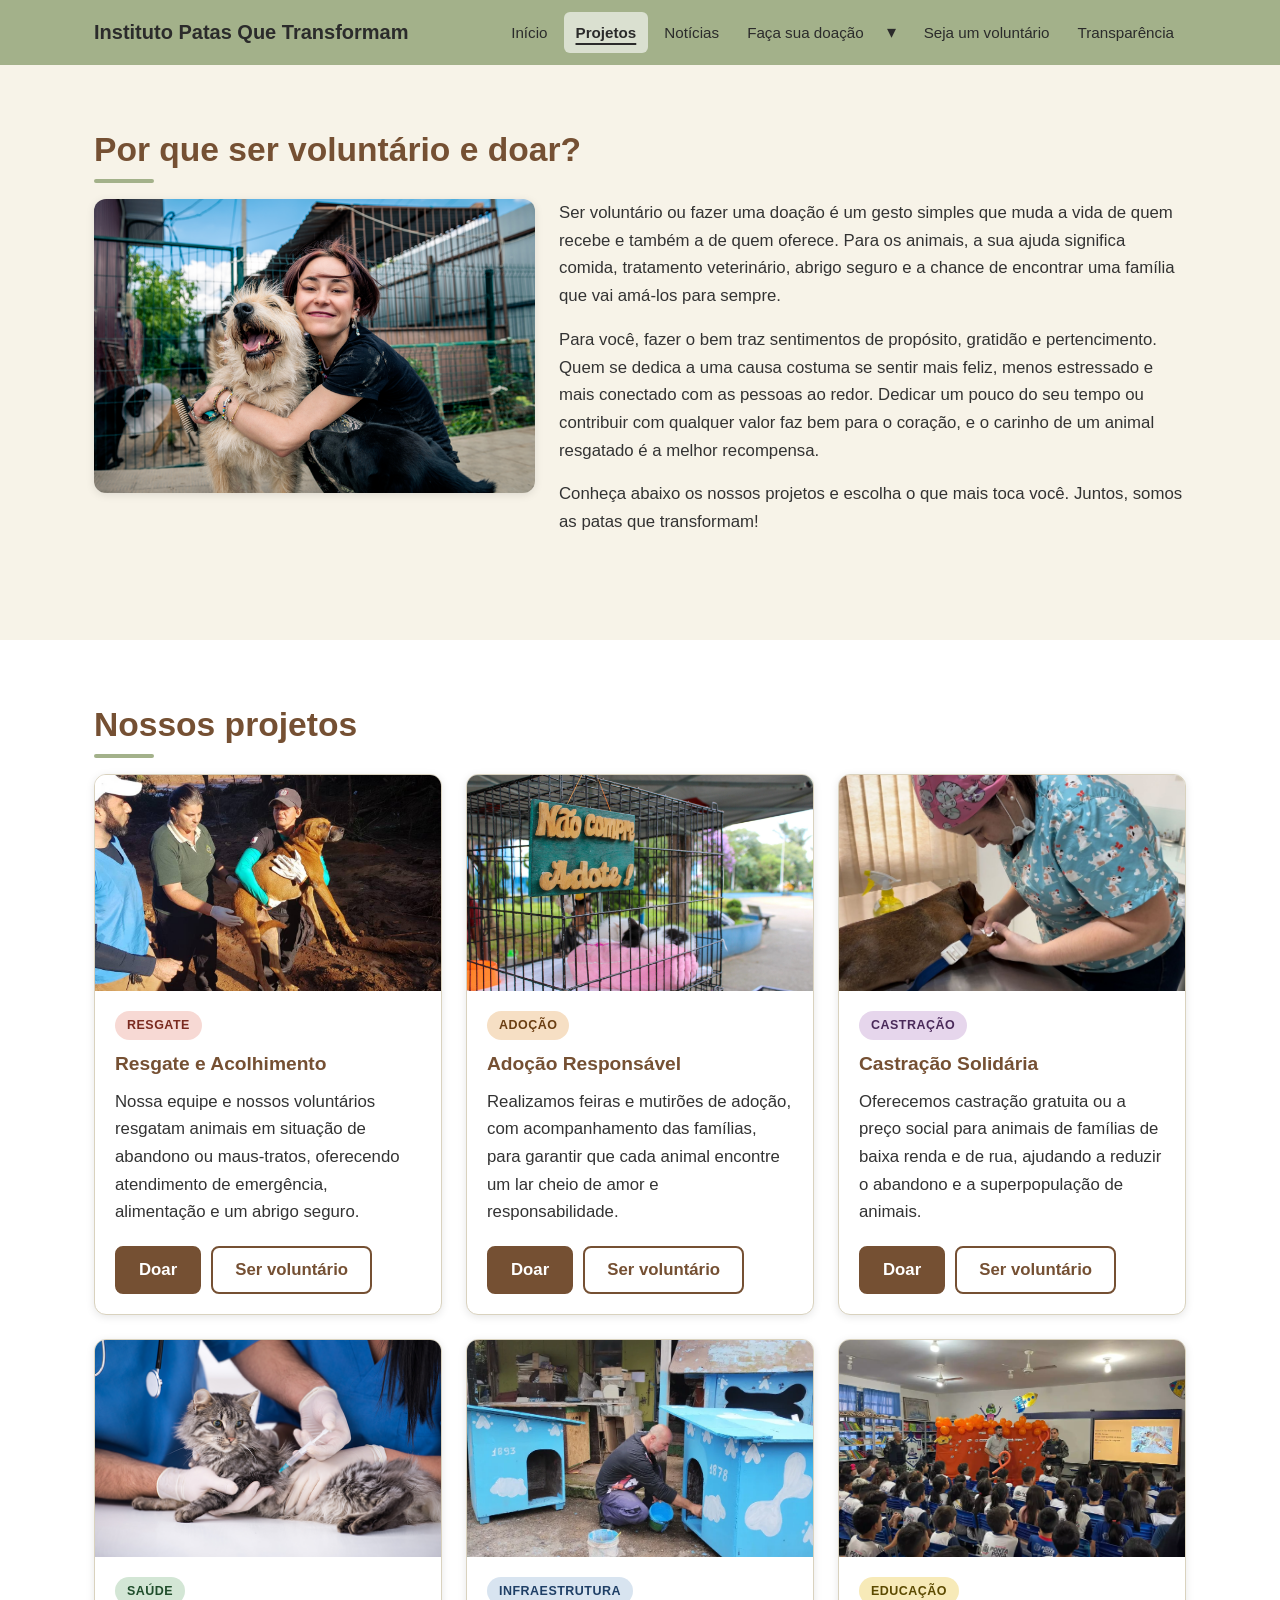
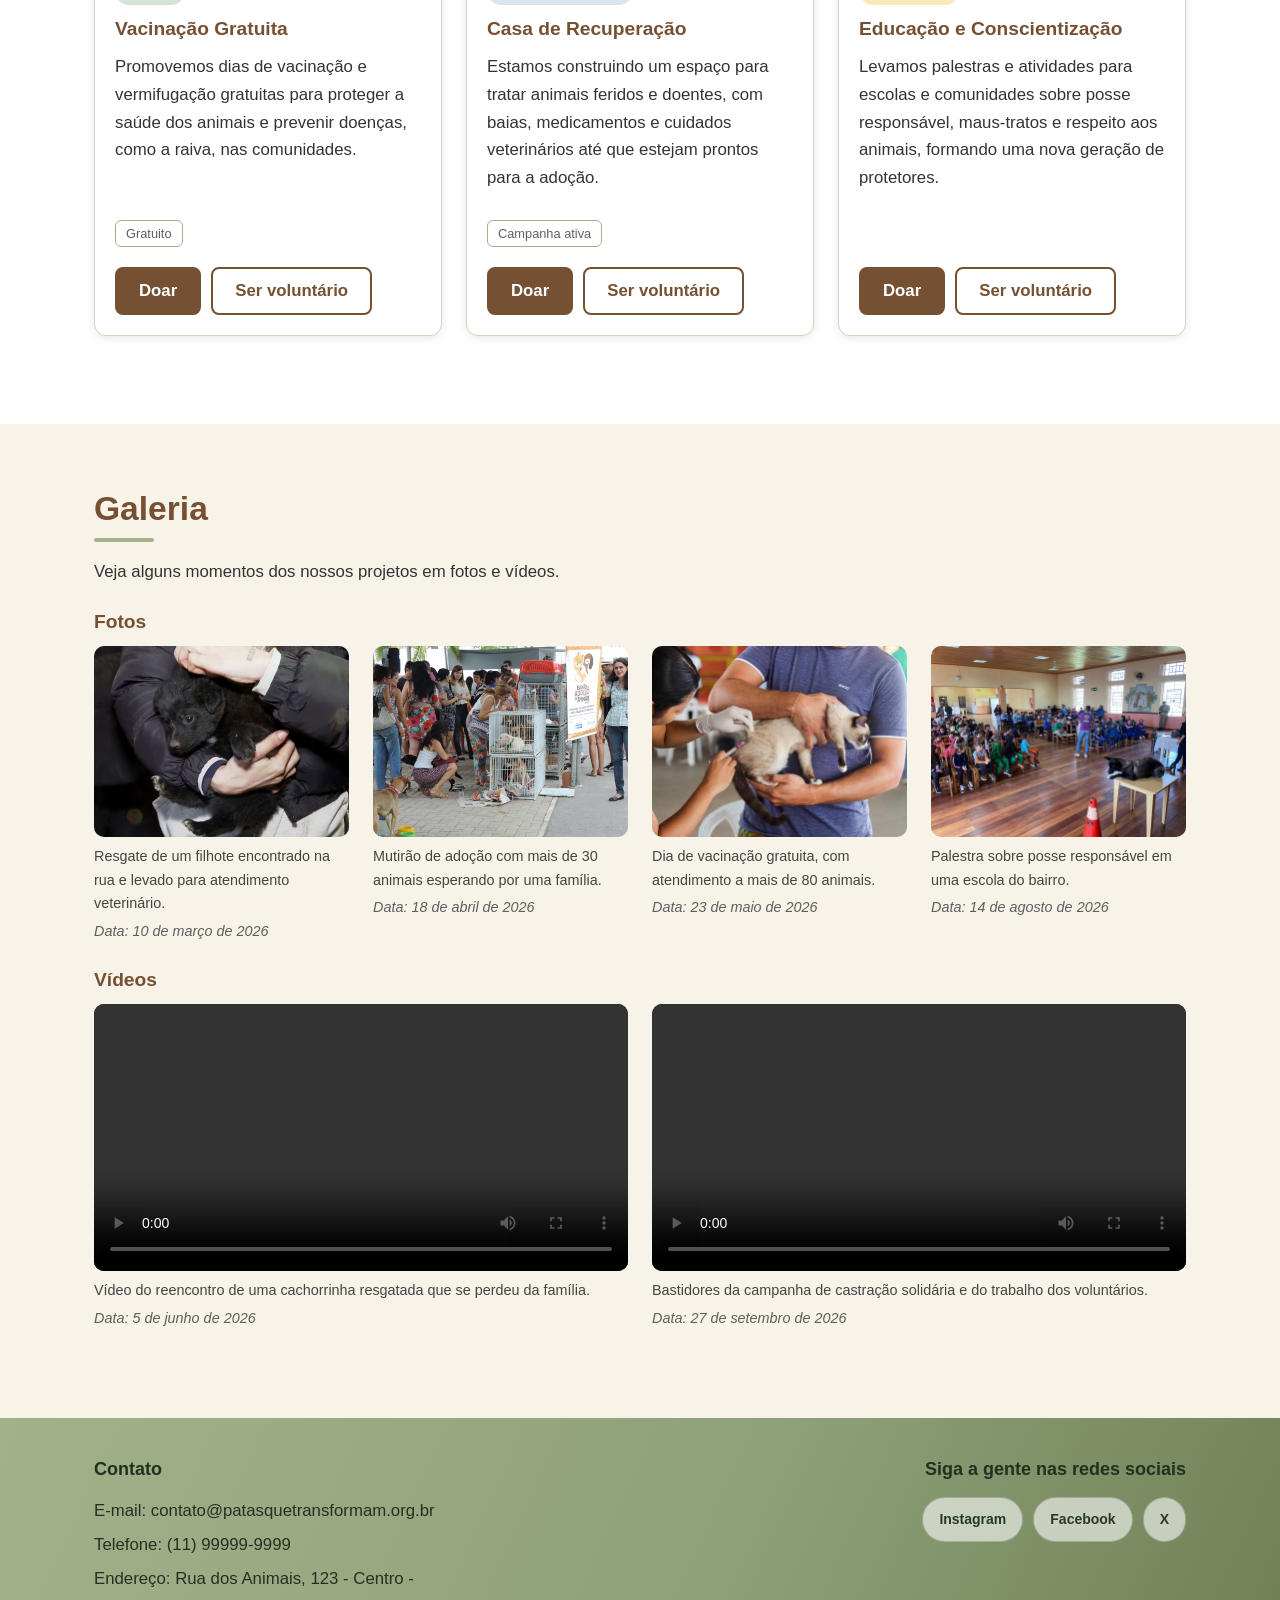
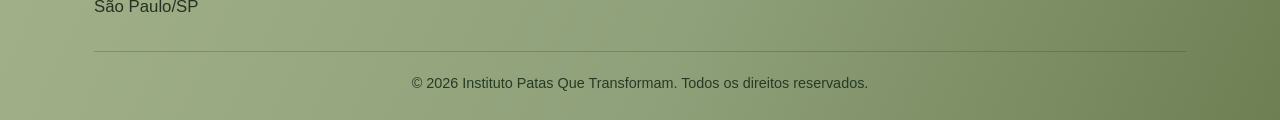
<file: projetos.html>
<!DOCTYPE html>
<html lang="pt-BR">

<head>
    <meta charset="UTF-8">
    <meta name="viewport" content="width=device-width, initial-scale=1.0">
    <meta name="description" content="Conheça os projetos do Instituto Patas Que Transformam e saiba como doar ou ser voluntário.">
    <title>Projetos - Instituto Patas Que Transformam</title>
    <link rel="stylesheet" href="css/style.css">
    <script src="js/script.js" defer></script>
</head>

<body>

    <a class="skip-link" href="#conteudo">Ir para o conteúdo</a>

    <header class="site-header">
        <div class="container site-header__inner">
            <h1 class="site-title">Instituto Patas Que Transformam</h1>

            <button class="menu-toggle" type="button" aria-label="Abrir menu" aria-expanded="false" aria-controls="menu-principal">
                <span class="menu-toggle__bar"></span>
                <span class="menu-toggle__bar"></span>
                <span class="menu-toggle__bar"></span>
            </button>

            <nav class="main-nav" aria-label="Menu principal">
                <ul class="menu" id="menu-principal">
                    <li class="menu__item"><a class="menu__link" href="index.html">Início</a></li>
                    <li class="menu__item"><a class="menu__link" href="projetos.html" aria-current="page">Projetos</a></li>
                    <li class="menu__item"><a class="menu__link" href="index.html#noticias">Notícias</a></li>

                    <li class="menu__item menu__item--dropdown">
                        <a class="menu__link" href="index.html#doacao">Faça sua doação</a>
                        <button class="submenu-toggle" type="button" aria-expanded="false" aria-controls="submenu-doacao" aria-label="Abrir submenu de doação">
                            <span aria-hidden="true">▾</span>
                        </button>
                        <ul class="submenu" id="submenu-doacao">
                            <li><a class="submenu__link" href="index.html#doacao">Campanha atual</a></li>
                            <li><a class="submenu__link" href="projetos.html#projetos">Todas as campanhas</a></li>
                            <li><a class="submenu__link" href="doar.html">Doar agora</a></li>
                        </ul>
                    </li>

                    <li class="menu__item"><a class="menu__link" href="cadastro.html">Seja um voluntário</a></li>
                    <li class="menu__item"><a class="menu__link" href="index.html#transparencia">Transparência</a></li>
                </ul>
            </nav>
        </div>
    </header>

    <main id="conteudo" class="site-main">

        <section id="por-que-ajudar" class="section section--por-que-ajudar">
            <div class="container">
                <h2>Por que ser voluntário e doar?</h2>

                <div class="grid">
                    <figure class="col-12 col-lg-5 media">
                        <img src="img/o-que-e-ser-voluntario.png" alt="Voluntário com um cachorro resgatado" loading="lazy">
                    </figure>

                    <div class="col-12 col-lg-7">
                        <p>
                            Ser voluntário ou fazer uma doação é um gesto simples que muda a vida de
                            quem recebe e também a de quem oferece. Para os animais, a sua ajuda
                            significa comida, tratamento veterinário, abrigo seguro e a chance de
                            encontrar uma família que vai amá-los para sempre.
                        </p>

                        <p>
                            Para você, fazer o bem traz sentimentos de propósito, gratidão e
                            pertencimento. Quem se dedica a uma causa costuma se sentir mais feliz,
                            menos estressado e mais conectado com as pessoas ao redor. Dedicar um
                            pouco do seu tempo ou contribuir com qualquer valor faz bem para o
                            coração, e o carinho de um animal resgatado é a melhor recompensa.
                        </p>

                        <p>
                            Conheça abaixo os nossos projetos e escolha o que mais toca você.
                            Juntos, somos as patas que transformam!
                        </p>
                    </div>
                </div>
            </div>
        </section>

        <section id="projetos" class="section section--projetos">
            <div class="container">
                <h2>Nossos projetos</h2>

                <div class="grid">

                    <article class="card card--project col-12 col-md-6 col-lg-4">
                        <figure class="card__media">
                            <img src="img/cachorro-resgatado.jpg" alt="Resgate de cachorro abandonado" loading="lazy">
                        </figure>
                        <div class="card__body">
                            <span class="badge badge--resgate">Resgate</span>
                            <h3>Resgate e Acolhimento</h3>
                            <p>
                                Nossa equipe e nossos voluntários resgatam animais em situação de
                                abandono ou maus-tratos, oferecendo atendimento de emergência,
                                alimentação e um abrigo seguro.
                            </p>
                        </div>
                        <div class="card__actions">
                            <a class="btn btn--primary" href="doar.html?campanha=resgate">Doar</a>
                            <a class="btn btn--outline" href="cadastro.html">Ser voluntário</a>
                        </div>
                    </article>

                    <article class="card card--project col-12 col-md-6 col-lg-4">
                        <figure class="card__media">
                            <img src="img/feira-de-adocao.jpg" alt="Família adotando um gato" loading="lazy">
                        </figure>
                        <div class="card__body">
                            <span class="badge badge--adocao">Adoção</span>
                            <h3>Adoção Responsável</h3>
                            <p>
                                Realizamos feiras e mutirões de adoção, com acompanhamento das
                                famílias, para garantir que cada animal encontre um lar cheio de
                                amor e responsabilidade.
                            </p>
                        </div>
                        <div class="card__actions">
                            <a class="btn btn--primary" href="doar.html?campanha=adocao">Doar</a>
                            <a class="btn btn--outline" href="cadastro.html">Ser voluntário</a>
                        </div>
                    </article>

                    <article class="card card--project col-12 col-md-6 col-lg-4">
                        <figure class="card__media">
                            <img src="img/Castracao-solidaria.jpeg" alt="Veterinário realizando castração" loading="lazy">
                        </figure>
                        <div class="card__body">
                            <span class="badge badge--castracao">Castração</span>
                            <h3>Castração Solidária</h3>
                            <p>
                                Oferecemos castração gratuita ou a preço social para animais de
                                famílias de baixa renda e de rua, ajudando a reduzir o abandono e a
                                superpopulação de animais.
                            </p>
                        </div>
                        <div class="card__actions">
                            <a class="btn btn--primary" href="doar.html?campanha=castracao">Doar</a>
                            <a class="btn btn--outline" href="cadastro.html">Ser voluntário</a>
                        </div>
                    </article>

                    <article class="card card--project col-12 col-md-6 col-lg-4">
                        <figure class="card__media">
                            <img src="img/vacina-solidaria.png" alt="Cachorro sendo vacinado" loading="lazy">
                        </figure>
                        <div class="card__body">
                            <span class="badge badge--saude">Saúde</span>
                            <h3>Vacinação Gratuita</h3>
                            <p>
                                Promovemos dias de vacinação e vermifugação gratuitas para proteger a
                                saúde dos animais e prevenir doenças, como a raiva, nas comunidades.
                            </p>
                            <ul class="tag-list">
                                <li class="tag">Gratuito</li>
                            </ul>
                        </div>
                        <div class="card__actions">
                            <a class="btn btn--primary" href="doar.html?campanha=vacinacao">Doar</a>
                            <a class="btn btn--outline" href="cadastro.html">Ser voluntário</a>
                        </div>
                    </article>

                    <article class="card card--project col-12 col-md-6 col-lg-4">
                        <figure class="card__media">
                            <img src="img/campanha de doacao.webp" alt="Animais em recuperação na casa de acolhimento" loading="lazy">
                        </figure>
                        <div class="card__body">
                            <span class="badge badge--infraestrutura">Infraestrutura</span>
                            <h3>Casa de Recuperação</h3>
                            <p>
                                Estamos construindo um espaço para tratar animais feridos e doentes,
                                com baias, medicamentos e cuidados veterinários até que estejam
                                prontos para a adoção.
                            </p>
                            <ul class="tag-list">
                                <li class="tag">Campanha ativa</li>
                            </ul>
                        </div>
                        <div class="card__actions">
                            <a class="btn btn--primary" href="doar.html?campanha=casa-recuperacao">Doar</a>
                            <a class="btn btn--outline" href="cadastro.html">Ser voluntário</a>
                        </div>
                    </article>

                    <article class="card card--project col-12 col-md-6 col-lg-4">
                        <figure class="card__media">
                            <img src="img/palestra-escola.webp" alt="Crianças em uma palestra sobre cuidados com animais" loading="lazy">
                        </figure>
                        <div class="card__body">
                            <span class="badge badge--educacao">Educação</span>
                            <h3>Educação e Conscientização</h3>
                            <p>
                                Levamos palestras e atividades para escolas e comunidades sobre posse
                                responsável, maus-tratos e respeito aos animais, formando uma nova
                                geração de protetores.
                            </p>
                        </div>
                        <div class="card__actions">
                            <a class="btn btn--primary" href="doar.html?campanha=educacao">Doar</a>
                            <a class="btn btn--outline" href="cadastro.html">Ser voluntário</a>
                        </div>
                    </article>

                </div>
            </div>
        </section>

        <section id="galeria" class="section section--galeria">
            <div class="container">
                <h2>Galeria</h2>

                <p>Veja alguns momentos dos nossos projetos em fotos e vídeos.</p>

                <h3>Fotos</h3>

                <div class="grid">
                    <figure class="gallery-item col-12 col-sm-6 col-lg-3">
                        <img src="img/resgate-filhote.avif" alt="Resgate de um filhote de cachorro" loading="lazy">
                        <figcaption>
                            Resgate de um filhote encontrado na rua e levado para atendimento veterinário.
                            <em>Data: <time datetime="2026-03-10">10 de março de 2026</time></em>
                        </figcaption>
                    </figure>

                    <figure class="gallery-item col-12 col-sm-6 col-lg-3">
                        <img src="img/feira_de_adocao-galeria.webp" alt="Mutirão de adoção" loading="lazy">
                        <figcaption>
                            Mutirão de adoção com mais de 30 animais esperando por uma família.
                            <em>Data: <time datetime="2026-04-18">18 de abril de 2026</time></em>
                        </figcaption>
                    </figure>

                    <figure class="gallery-item col-12 col-sm-6 col-lg-3">
                        <img src="img/vacinacao-galeria.jpeg" alt="Dia de vacinação gratuita" loading="lazy">
                        <figcaption>
                            Dia de vacinação gratuita, com atendimento a mais de 80 animais.
                            <em>Data: <time datetime="2026-05-23">23 de maio de 2026</time></em>
                        </figcaption>
                    </figure>

                    <figure class="gallery-item col-12 col-sm-6 col-lg-3">
                        <img src="img/palestra-galeria.jpeg" alt="Palestra em uma escola" loading="lazy">
                        <figcaption>
                            Palestra sobre posse responsável em uma escola do bairro.
                            <em>Data: <time datetime="2026-08-14">14 de agosto de 2026</time></em>
                        </figcaption>
                    </figure>
                </div>

                <h3>Vídeos</h3>

                <div class="grid">
                    <figure class="gallery-item gallery-item--video col-12 col-md-6">
                        <video src="video/reencontro-galeria.mp4" controls preload="metadata">
                            Seu navegador não suporta a reprodução de vídeo.
                        </video>
                        <figcaption>
                            Vídeo do reencontro de uma cachorrinha resgatada que se perdeu da família.
                            <em>Data: <time datetime="2026-06-05">5 de junho de 2026</time></em>
                        </figcaption>
                    </figure>

                    <figure class="gallery-item gallery-item--video col-12 col-md-6">
                        <video src="video/bastidores-castracao-galeria.mp4" controls preload="metadata">
                            Seu navegador não suporta a reprodução de vídeo.
                        </video>
                        <figcaption>
                            Bastidores da campanha de castração solidária e do trabalho dos voluntários.
                            <em>Data: <time datetime="2026-09-27">27 de setembro de 2026</time></em>
                        </figcaption>
                    </figure>
                </div>
            </div>
        </section>

    </main>

    <footer class="site-footer">
        <div class="container">
            <div class="grid">
                <div class="col-12 col-md-4">
                    <h3>Contato</h3>
                    <address class="footer__address">
                        <p>E-mail: contato@patasquetransformam.org.br</p>
                        <p>Telefone: (11) 99999-9999</p>
                        <p>Endereço: Rua dos Animais, 123 - Centro - São Paulo/SP</p>
                    </address>
                </div>

                <div class="col-12 col-md-4">
                    <h3>Siga a gente nas redes sociais</h3>
                    <ul class="social-list">
                        <li><a href="https://www.instagram.com/" target="_blank" rel="noopener noreferrer">Instagram</a></li>
                        <li><a href="https://www.facebook.com/" target="_blank" rel="noopener noreferrer">Facebook</a></li>
                        <li><a href="https://x.com/" target="_blank" rel="noopener noreferrer">X</a></li>
                    </ul>
                </div>
            </div>

            <p class="footer__copy">&copy; 2026 Instituto Patas Que Transformam. Todos os direitos reservados.</p>
        </div>
    </footer>

</body>

</html>
</file>
<file: css/style.css>
:root {
    --cor-fundo: #F7F3E8;
    --cor-verde: #A3B18A;
    --cor-verde-claro: #EEF1E6;
    --cor-marrom: #755033;
    --cor-marrom-escuro: #5A3D27;
    --cor-texto: #333333;
    --cor-texto-suave: #5F5F5F;
    --cor-borda: #D9D2BE;
    --cor-erro: #B3261E;
    --cor-sucesso: #2E7D32;
    --cor-foco: #1A56A0;
    --cor-branco: #FFFFFF;
    --cor-caramele: #C58B5A;
    --cor-oliva: #6F7F54;
    --cor-neutro-claro: #F1EEE5;
    --cor-neutro-medio: #B8B2A3;
    --cor-info: #245B78;

    --fonte-xs: 0.75rem;
    --fonte-sm: 0.875rem;
    --fonte-base: 1rem;
    --fonte-lg: 1.125rem;
    --fonte-xl: 1.5rem;
    --fonte-2xl: 2rem;
    --fonte-3xl: clamp(2rem, 4vw, 3.25rem);

    --espaco-1: 8px;
    --espaco-2: 16px;
    --espaco-3: 24px;
    --espaco-4: 32px;
    --espaco-5: 48px;
    --espaco-6: 64px;

    --largura-container: 1140px;
    --espaco-coluna: 24px;
    --raio: 12px;
    --raio-grande: 20px;
    --sombra: 0 2px 8px rgba(0, 0, 0, 0.10);
    --sombra-elevada: 0 12px 30px rgba(31, 45, 25, 0.14);
}

*,
*::before,
*::after {
    box-sizing: border-box;
}

html {
    scroll-behavior: smooth;
}

body {
    font-family: "Segoe UI", Roboto, Arial, Helvetica, sans-serif;
    font-size: var(--fonte-base);
    line-height: 1.65;
    background-color: var(--cor-fundo);
    color: var(--cor-texto);
    margin: 0;
}

h1, h2, h3 {
    color: var(--cor-marrom);
    line-height: 1.25;
}

h1 { font-size: var(--fonte-2xl); }
h2 {
    font-size: var(--fonte-xl);
    margin: 0 0 var(--espaco-2);
}
h3 { font-size: var(--fonte-lg); }
small, .field-hint, .footer__copy { font-size: var(--fonte-sm); }

h2::after {
    content: "";
    display: block;
    width: 60px;
    height: 4px;
    margin-top: 8px;
    background-color: var(--cor-verde);
    border-radius: 2px;
}

h3 {
    font-size: 1.2rem;
    margin: 1.5rem 0 0.75rem;
}

p {
    margin: 0 0 1rem;
}

a {
    color: var(--cor-marrom);
}

a:hover {
    color: var(--cor-marrom-escuro);
}

figure {
    margin: 0;
}

img,
video {
    display: block;
    max-width: 100%;
    height: auto;
}

address {
    font-style: normal;
}

em {
    color: var(--cor-texto-suave);
}

:focus-visible {
    outline: 3px solid var(--cor-foco);
    outline-offset: 2px;
}

[hidden] {
    display: none !important;
}

.skip-link {
    position: absolute;
    top: -100px;
    left: 8px;
    z-index: 2000;
    padding: 10px 16px;
    background-color: #222;
    color: #fff;
    border-radius: 0 0 8px 8px;
}

.skip-link:focus {
    top: 0;
    color: #fff;
}

.sr-only {
    position: absolute;
    width: 1px;
    height: 1px;
    padding: 0;
    margin: -1px;
    overflow: hidden;
    clip: rect(0, 0, 0, 0);
    white-space: nowrap;
    border: 0;
}

body {
    display: grid;
    grid-template-rows: auto 1fr auto;
    min-height: 100vh;
}

.site-main {
    min-width: 0;
}

.container {
    width: 100%;
    max-width: var(--largura-container);
    margin: 0 auto;
    padding: 0 16px;
}

.grid {
    display: grid;
    grid-template-columns: repeat(12, minmax(0, 1fr));
    gap: var(--espaco-coluna);
    margin-bottom: 1.5rem;
}

.col-12 {
    grid-column: span 12;
}

@media (min-width: 576px) {
    .col-sm-1 { grid-column: span 1; }
    .col-sm-2 { grid-column: span 2; }
    .col-sm-3 { grid-column: span 3; }
    .col-sm-4 { grid-column: span 4; }
    .col-sm-5 { grid-column: span 5; }
    .col-sm-6 { grid-column: span 6; }
    .col-sm-7 { grid-column: span 7; }
    .col-sm-8 { grid-column: span 8; }
    .col-sm-9 { grid-column: span 9; }
    .col-sm-10 { grid-column: span 10; }
    .col-sm-11 { grid-column: span 11; }
    .col-sm-12 { grid-column: span 12; }
}

@media (min-width: 768px) {
    .col-md-1 { grid-column: span 1; }
    .col-md-2 { grid-column: span 2; }
    .col-md-3 { grid-column: span 3; }
    .col-md-4 { grid-column: span 4; }
    .col-md-5 { grid-column: span 5; }
    .col-md-6 { grid-column: span 6; }
    .col-md-7 { grid-column: span 7; }
    .col-md-8 { grid-column: span 8; }
    .col-md-9 { grid-column: span 9; }
    .col-md-10 { grid-column: span 10; }
    .col-md-11 { grid-column: span 11; }
    .col-md-12 { grid-column: span 12; }
}

@media (min-width: 992px) {
    .col-lg-1 { grid-column: span 1; }
    .col-lg-2 { grid-column: span 2; }
    .col-lg-3 { grid-column: span 3; }
    .col-lg-4 { grid-column: span 4; }
    .col-lg-5 { grid-column: span 5; }
    .col-lg-6 { grid-column: span 6; }
    .col-lg-7 { grid-column: span 7; }
    .col-lg-8 { grid-column: span 8; }
    .col-lg-9 { grid-column: span 9; }
    .col-lg-10 { grid-column: span 10; }
    .col-lg-11 { grid-column: span 11; }
    .col-lg-12 { grid-column: span 12; }
}

@media (min-width: 1200px) {
    .col-xl-1 { grid-column: span 1; }
    .col-xl-2 { grid-column: span 2; }
    .col-xl-3 { grid-column: span 3; }
    .col-xl-4 { grid-column: span 4; }
    .col-xl-5 { grid-column: span 5; }
    .col-xl-6 { grid-column: span 6; }
    .col-xl-7 { grid-column: span 7; }
    .col-xl-8 { grid-column: span 8; }
    .col-xl-9 { grid-column: span 9; }
    .col-xl-10 { grid-column: span 10; }
    .col-xl-11 { grid-column: span 11; }
    .col-xl-12 { grid-column: span 12; }
}

.site-header {
    background-color: var(--cor-verde);
    color: var(--cor-texto);
    padding: 12px 0;
}

.site-header__inner {
    display: flex;
    flex-wrap: wrap;
    justify-content: space-between;
    align-items: center;
    gap: 8px;
}

.site-title {
    margin: 0;
    font-size: 1.15rem;
    color: #2B2B2B;
}

.menu-toggle {
    display: flex;
    flex-direction: column;
    justify-content: center;
    align-items: center;
    gap: 5px;
    width: 46px;
    height: 46px;
    padding: 0;
    background: transparent;
    border: 2px solid #2B2B2B;
    border-radius: 8px;
    cursor: pointer;
}

.menu-toggle:hover {
    background-color: rgba(255, 255, 255, 0.4);
}

.menu-toggle__bar {
    display: block;
    width: 24px;
    height: 3px;
    background-color: #2B2B2B;
    border-radius: 2px;
    transition: transform 0.25s, opacity 0.25s;
}

.menu-toggle[aria-expanded="true"] .menu-toggle__bar:nth-child(1) {
    transform: translateY(8px) rotate(45deg);
}

.menu-toggle[aria-expanded="true"] .menu-toggle__bar:nth-child(2) {
    opacity: 0;
}

.menu-toggle[aria-expanded="true"] .menu-toggle__bar:nth-child(3) {
    transform: translateY(-8px) rotate(-45deg);
}

.main-nav {
    flex-basis: 100%;
}

.menu {
    display: none;
    list-style: none;
    margin: 0;
    padding: 0;
}

.menu.is-open {
    display: flex;
    flex-direction: column;
}

.menu__item {
    border-top: 1px solid rgba(0, 0, 0, 0.15);
}

.menu__link,
.submenu__link {
    display: block;
    padding: 12px;
    color: #2B2B2B;
    text-decoration: none;
    border-radius: 6px;
}

.menu__link:hover,
.submenu__link:hover {
    background-color: rgba(255, 255, 255, 0.45);
    color: #000;
}

.menu__link[aria-current="page"],
.submenu__link[aria-current="page"] {
    font-weight: 700;
    background-color: rgba(255, 255, 255, 0.6);
}

.menu__item--dropdown {
    position: relative;
    display: flex;
    flex-wrap: wrap;
    align-items: center;
}

.menu__item--dropdown > .menu__link {
    flex: 1;
}

.submenu-toggle {
    width: 44px;
    height: 44px;
    padding: 0;
    background: transparent;
    border: none;
    color: #2B2B2B;
    font-size: 1.1rem;
    cursor: pointer;
    border-radius: 6px;
}

.submenu-toggle:hover {
    background-color: rgba(255, 255, 255, 0.45);
}

.submenu-toggle span {
    display: inline-block;
    transition: transform 0.2s;
}

.submenu-toggle[aria-expanded="true"] span {
    transform: rotate(180deg);
}

.submenu {
    display: none;
    flex-basis: 100%;
    list-style: none;
    margin: 0 0 8px;
    padding: 0 0 0 16px;
}

.menu__item--dropdown.is-open .submenu {
    display: block;
}

.section {
    padding: 36px 0;
}

.section:where(:nth-of-type(even)) {
    background-color: #fff;
}

.media img {
    width: 100%;
    border-radius: var(--raio);
    box-shadow: var(--sombra);
}

.stats-list {
    list-style: none;
    padding: 0;
    margin: 0 0 1rem;
}

.stats-list li {
    position: relative;
    padding-left: 1.5rem;
    margin-bottom: 0.6rem;
}

.stats-list li::before {
    content: "";
    position: absolute;
    left: 0;
    top: 0.55em;
    width: 0.65rem;
    height: 0.65rem;
    background-color: var(--cor-verde);
    border-radius: 50%;
}

.team-list {
    display: flex;
    flex-wrap: wrap;
    gap: 10px;
    list-style: none;
    padding: 0;
    margin: 0 0 1rem;
}

.team-list li {
    padding: 8px 18px;
    background-color: var(--cor-verde-claro);
    border: 1px solid var(--cor-verde);
    border-radius: 999px;
    font-weight: 700;
}

.section--agradecimento {
    text-align: center;
}

.section--agradecimento h2::after {
    margin-left: auto;
    margin-right: auto;
}

.section--agradecimento p {
    max-width: 720px;
    margin-left: auto;
    margin-right: auto;
}

.section--agradecimento-final {
    background-color: #E6F4EA;
    border-top: 4px solid var(--cor-sucesso);
    border-bottom: 4px solid var(--cor-sucesso);
    text-align: center;
}

.section--agradecimento-final h2 {
    color: #1E5631;
}

.section--agradecimento-final h2::after {
    margin-left: auto;
    margin-right: auto;
    background-color: var(--cor-sucesso);
}

.section--agradecimento-final .form-actions {
    justify-content: center;
}

.btn {
    display: inline-block;
    padding: 12px 22px;
    font: inherit;
    font-weight: 700;
    line-height: 1.2;
    text-align: center;
    text-decoration: none;
    border: 2px solid transparent;
    border-radius: 8px;
    cursor: pointer;
    transition: background-color 0.2s, color 0.2s, border-color 0.2s, transform 0.1s;
}

.btn:hover {
    text-decoration: none;
}

.btn:active {
    transform: translateY(1px);
}

.btn--primary {
    background-color: var(--cor-marrom);
    border-color: var(--cor-marrom);
    color: #fff;
}

.btn--primary:hover {
    background-color: var(--cor-marrom-escuro);
    border-color: var(--cor-marrom-escuro);
    color: #fff;
}

.btn--primary:active {
    background-color: #46301E;
    border-color: #46301E;
}

.btn--outline {
    background-color: transparent;
    border-color: var(--cor-marrom);
    color: var(--cor-marrom);
}

.btn--outline:hover {
    background-color: var(--cor-marrom);
    color: #fff;
}

.btn--outline:active {
    background-color: var(--cor-marrom-escuro);
    border-color: var(--cor-marrom-escuro);
    color: #fff;
}

.btn.is-selected {
    background-color: var(--cor-marrom);
    border-color: var(--cor-marrom);
    color: #fff;
    box-shadow: 0 0 0 3px rgba(117, 80, 51, 0.3);
}

.btn[disabled],
.btn[disabled]:hover,
.btn[disabled]:active {
    background-color: #E4DFD0;
    border-color: #E4DFD0;
    color: #77736A;
    cursor: not-allowed;
    transform: none;
}

.card {
    display: flex;
    flex-direction: column;
    background-color: #fff;
    border: 1px solid var(--cor-borda);
    border-radius: var(--raio);
    box-shadow: var(--sombra);
    overflow: hidden;
}

.card__media img {
    width: 100%;
    aspect-ratio: 16 / 10;
    object-fit: cover;
}

.card__body {
    display: flex;
    flex-direction: column;
    flex: 1;
    padding: 20px;
}

.card__body > :last-child {
    margin-bottom: 0;
}

.card__body h3 {
    margin-top: 0.75rem;
}

.section--mvv .card {
    border-top: 5px solid var(--cor-verde);
}

.section--mvv .card__body h3 {
    margin-top: 0;
}

.section--mvv ul {
    padding-left: 1.2rem;
    margin: 0;
}

.card__actions {
    display: flex;
    flex-wrap: wrap;
    gap: 10px;
    margin-top: auto;
    padding: 0 20px 20px;
}

.badge {
    align-self: flex-start;
    display: inline-block;
    padding: 4px 12px;
    font-size: 0.78rem;
    font-weight: 700;
    letter-spacing: 0.04em;
    text-transform: uppercase;
    border-radius: 999px;
    background-color: #E4DFD0;
    color: #3F3F3F;
}

.badge--adocao         { background-color: #F6DFC4; color: #6B3E12; }
.badge--saude          { background-color: #D3E6D5; color: #1F4D2B; }
.badge--castracao      { background-color: #E6D6EC; color: #4A2A5A; }
.badge--resgate        { background-color: #F7D9D4; color: #7A2A1F; }
.badge--infraestrutura { background-color: #D8E4F0; color: #1F3F66; }
.badge--educacao       { background-color: #F7EAB8; color: #5C4A00; }
.badge--success        { background-color: #D3E6D5; color: #1F4D2B; }

.tag-list {
    display: flex;
    flex-wrap: wrap;
    gap: 8px;
    list-style: none;
    margin: auto 0 0;
    padding: 12px 0 0;
}

.tag {
    padding: 2px 10px;
    font-size: 0.8rem;
    color: var(--cor-texto-suave);
    background-color: #fff;
    border: 1px solid var(--cor-verde);
    border-radius: 6px;
}

.card--campaign {
    margin-bottom: 2rem;
}

.campaign-progress {
    margin: 0.5rem 0 1rem;
}

.campaign-progress label {
    display: block;
    margin-bottom: 6px;
    font-weight: 700;
}

progress {
    -webkit-appearance: none;
    appearance: none;
    display: block;
    width: 100%;
    height: 20px;
    border: none;
    border-radius: 999px;
    overflow: hidden;
    background-color: #E4DFD0;
    color: var(--cor-sucesso);
}

progress::-webkit-progress-bar {
    background-color: #E4DFD0;
    border-radius: 999px;
}

progress::-webkit-progress-value {
    background-color: var(--cor-sucesso);
    border-radius: 999px;
}

progress::-moz-progress-bar {
    background-color: var(--cor-sucesso);
    border-radius: 999px;
}

.campaign-stats {
    display: flex;
    flex-wrap: wrap;
    gap: 12px;
    margin: 0;
}

.campaign-stats > div {
    flex: 1 1 140px;
    padding: 12px 14px;
    background-color: var(--cor-verde-claro);
    border-radius: 8px;
}

.campaign-stats dt {
    font-size: 0.85rem;
    color: var(--cor-texto-suave);
}

.campaign-stats dd {
    margin: 2px 0 0;
    font-size: 1.15rem;
    font-weight: 700;
    color: var(--cor-marrom);
}

.form {
    max-width: 900px;
}

fieldset {
    min-width: 0;
}

.form-group {
    margin: 0 0 24px;
    padding: 20px;
    background-color: #fff;
    border: 1px solid var(--cor-verde);
    border-radius: var(--raio);
}

.form-group legend {
    padding: 0 8px;
    font-size: 1.1rem;
    font-weight: 700;
    color: var(--cor-marrom);
}

.form-note {
    font-size: 0.9rem;
    color: var(--cor-texto-suave);
}

.form-field {
    display: flex;
    flex-direction: column;
    gap: 6px;
}

.form > .form-field,
.form-group > .form-field {
    margin-bottom: 16px;
}

label {
    font-weight: 700;
}

.required-mark {
    color: var(--cor-erro);
    font-weight: 700;
}

.field-hint {
    font-size: 0.85rem;
    color: var(--cor-texto-suave);
}

input:not([type="radio"]):not([type="checkbox"]):not([type="submit"]):not([type="reset"]):not([type="button"]),
select,
textarea {
    width: 100%;
    padding: 10px 12px;
    font: inherit;
    color: var(--cor-texto);
    background-color: #fff;
    border: 2px solid #B9B19B;
    border-radius: 8px;
}

input:focus,
select:focus,
textarea:focus {
    border-color: var(--cor-marrom);
}

input:invalid:not(:placeholder-shown),
textarea:invalid:not(:placeholder-shown) {
    border-color: var(--cor-erro);
    background-color: #FFF6F5;
}

input:valid:not(:placeholder-shown),
textarea:valid:not(:placeholder-shown) {
    border-color: var(--cor-sucesso);
}

input:disabled,
select:disabled,
textarea:disabled {
    background-color: #EFEBDD;
    color: #77736A;
    cursor: not-allowed;
}

.choice {
    display: flex;
    align-items: center;
    gap: 10px;
    margin-bottom: 10px;
}

.choice input {
    flex: none;
    width: 1.2rem;
    height: 1.2rem;
    margin: 0;
    accent-color: var(--cor-marrom);
}

.choice label {
    font-weight: 400;
}

.donation-options {
    display: flex;
    flex-wrap: wrap;
    gap: 10px;
    margin-bottom: 20px;
}

.selected-value {
    margin: 0 0 16px;
    padding: 10px 14px;
    background-color: var(--cor-verde-claro);
    border-left: 4px solid var(--cor-verde);
    border-radius: 4px;
}

.form-actions {
    display: flex;
    flex-wrap: wrap;
    gap: 12px;
    margin-top: 8px;
}

.info-box {
    margin: 0 0 24px;
    padding: 20px;
    background-color: var(--cor-verde-claro);
    border-radius: var(--raio);
}

.info-box h3 {
    margin-top: 0;
}

.info-box .grid {
    margin-bottom: 0;
}

.info-box p {
    margin-bottom: 0.5rem;
}

.alert {
    margin: 12px 0 16px;
    padding: 12px 16px;
    border-left: 5px solid;
    border-radius: 8px;
}

.alert--error {
    background-color: #FDECEA;
    border-color: var(--cor-erro);
    color: #7A1C15;
}

.alert--success {
    background-color: #E6F4EA;
    border-color: var(--cor-sucesso);
    color: #1E5631;
}

.toast {
    position: fixed;
    right: 16px;
    bottom: 16px;
    z-index: 1100;
    max-width: calc(100% - 32px);
    padding: 14px 20px;
    border-radius: 10px;
    font-weight: 700;
    box-shadow: 0 6px 18px rgba(0, 0, 0, 0.25);
}

.toast--success {
    background-color: var(--cor-sucesso);
    color: #fff;
}

.toast.is-visible {
    animation: toast-entrada 0.3s ease-out;
}

@keyframes toast-entrada {
    from {
        opacity: 0;
        transform: translateY(20px);
    }
    to {
        opacity: 1;
        transform: translateY(0);
    }
}

dialog.modal {
    width: calc(100% - 32px);
    max-width: 460px;
    padding: 28px;
    color: var(--cor-texto);
    background-color: #fff;
    border: none;
    border-radius: var(--raio);
    box-shadow: 0 10px 30px rgba(0, 0, 0, 0.35);
}

dialog.modal::backdrop {
    background-color: rgba(0, 0, 0, 0.6);
}

dialog.modal h2 {
    margin-top: 0;
}

dialog.modal h2::after {
    display: none;
}

.gallery-item {
    display: flex;
    flex-direction: column;
}

.gallery-item img {
    width: 100%;
    aspect-ratio: 4 / 3;
    object-fit: cover;
    border-radius: 10px;
}

.gallery-item video {
    width: 100%;
    height: auto;
    max-height: 480px;
    background-color: #000;
    border-radius: 10px;
}

.gallery-item figcaption {
    margin-top: 8px;
    font-size: 0.9rem;
    color: #444;
}

.gallery-item figcaption em {
    display: block;
    margin-top: 4px;
}

.site-footer {
    padding: 32px 0 20px;
    background-color: var(--cor-verde);
    color: #2B2B2B;
}

.site-footer h3 {
    margin-top: 0;
    color: #2B2B2B;
}

.site-footer a {
    color: #2B2B2B;
    font-weight: 700;
}

.site-footer a:hover {
    color: #000;
}

.footer__address p {
    margin-bottom: 0.4rem;
}

.social-list {
    display: flex;
    flex-wrap: wrap;
    gap: 16px;
    list-style: none;
    margin: 0;
    padding: 0;
}

.footer__copy {
    margin: 16px 0 0;
    padding-top: 16px;
    border-top: 1px solid rgba(0, 0, 0, 0.25);
    font-size: 0.9rem;
    text-align: center;
}

@media (min-width: 576px) {

}

@media (min-width: 768px) {
    .container {
        padding: 0 24px;
    }

    h2 {
        font-size: 1.9rem;
    }

    .section {
        padding: 52px 0;
    }

    .site-title {
        font-size: 1.4rem;
    }

    .menu-toggle {
        display: none;
    }

    .main-nav {
        flex: 1 1 auto;
    }

    .menu,
    .menu.is-open {
        display: flex;
        flex-direction: row;
        flex-wrap: wrap;
        justify-content: flex-end;
        gap: 4px;
    }

    .menu__item {
        border-top: none;
    }

    .menu__link,
    .submenu__link {
        padding: 8px 12px;
    }

    .menu__item--dropdown {
        flex-wrap: nowrap;
    }

    .menu__item--dropdown > .menu__link {
        flex: none;
    }

    .submenu-toggle {
        width: 32px;
        height: 36px;
    }

    .submenu {
        position: absolute;
        top: 100%;
        left: 0;
        z-index: 50;
        min-width: 210px;
        margin: 0;
        padding: 6px;
        background-color: #fff;
        border: 1px solid var(--cor-borda);
        border-radius: 10px;
        box-shadow: 0 6px 18px rgba(0, 0, 0, 0.2);
    }

    .menu__item--dropdown:hover .submenu,
    .menu__item--dropdown:focus-within .submenu,
    .menu__item--dropdown.is-open .submenu {
        display: block;
    }

    .submenu__link:hover {
        background-color: var(--cor-fundo);
    }

    .submenu__link[aria-current="page"] {
        background-color: var(--cor-verde-claro);
    }

    .site-footer {
        padding-top: 40px;
    }
}

@media (min-width: 992px) {

    .site-header__inner {
        flex-wrap: nowrap;
        gap: 16px;
    }

    .site-title {
        flex: none;
        font-size: 1.25rem;
    }

    .menu__link,
    .submenu__link {
        font-size: 0.95rem;
    }

    .card--campaign {
        flex-direction: row;
    }

    .card--campaign .card__media {
        position: relative;
        flex: 0 0 41.6667%;
        min-height: 280px;
    }

    .card--campaign .card__media img {
        position: absolute;
        inset: 0;
        height: 100%;
        aspect-ratio: auto;
    }

    .card--campaign .card__body {
        padding: 28px;
    }
}

@media (min-width: 1200px) {
    body {
        font-size: 1.05rem;
    }

    h2 {
        font-size: 2.1rem;
    }

    .section {
        padding: 64px 0;
    }
}

@media (prefers-reduced-motion: reduce) {
    html {
        scroll-behavior: auto;
    }

    *,
    *::before,
    *::after {
        animation: none !important;
        transition: none !important;
    }
}

@media (min-width: 1400px) {
    :root {
        --largura-container: 1280px;
        --espaco-coluna: 32px;
    }

    .site-header__inner {
        gap: 24px;
    }

    .section {
        padding-block: 72px;
    }

    .card {
        box-shadow: var(--sombra);
        transition: transform 180ms ease, box-shadow 180ms ease;
    }

    .card:hover {
        transform: translateY(-4px);
        box-shadow: var(--sombra-elevada);
    }
}

button, input, select, textarea {
    font: inherit;
}

button, .btn {
    transition: background-color 160ms ease, color 160ms ease,
                border-color 160ms ease, transform 160ms ease;
}

.btn:active, button:active:not(:disabled) {
    transform: translateY(1px);
}

.btn:disabled, button:disabled {
    opacity: 0.55;
    cursor: not-allowed;
}

input, select, textarea {
    border-radius: 8px;
}

.card {
    overflow: hidden;
}

.card__body {
    min-width: 0;
}

.menu__link[aria-current="page"] {
    font-weight: 700;
    text-decoration: underline;
    text-decoration-thickness: 2px;
    text-underline-offset: 5px;
}

::selection {
    background: var(--cor-verde);
    color: var(--cor-texto);
}

.site-footer {
    background: linear-gradient(115deg, var(--cor-verde) 0%, #8FA17A 55%, #6F7F54 100%);
    color: #243021;
    padding: 40px 0 24px;
}

.site-footer .grid {
    align-items: start;
    margin-bottom: 24px;
}

.site-footer h3 {
    color: #20311F;
    font-size: var(--fonte-lg);
    margin-bottom: 16px;
}

.site-footer a {
    color: #263A25;
    text-decoration: none;
    transition: color 160ms ease, background-color 160ms ease, transform 160ms ease;
}

.site-footer a:hover,
.site-footer a:focus-visible {
    color: #fff;
}

.footer__address {
    font-style: normal;
}

.social-list {
    display: flex;
    flex-wrap: wrap;
    gap: 10px;
    align-items: center;
}

.social-list a {
    display: inline-flex;
    align-items: center;
    justify-content: center;
    min-height: 42px;
    padding: 10px 16px;
    border: 1px solid rgba(35, 52, 32, 0.24);
    border-radius: 999px;
    background: rgba(255, 255, 255, 0.58);
    color: #263A25;
    font-size: var(--fonte-sm);
    font-weight: 700;
}

.social-list a:hover,
.social-list a:focus-visible {
    background: #263A25;
    border-color: #263A25;
    color: #fff;
    transform: translateY(-2px);
}

.footer__copy {
    border-top-color: rgba(35, 52, 32, 0.25);
    color: #263A25;
    padding-top: 20px;
}

.section--cadastro-intro {
    padding-block: 32px;
}

.section--cadastro-intro .grid {
    align-items: center;
    margin-bottom: 0;
}

.section--cadastro-intro h2 {
    font-size: var(--fonte-2xl);
    line-height: 1.2;
    max-width: 18ch;
    margin-bottom: 16px;
}

.section--cadastro-intro p {
    max-width: 48ch;
    font-size: var(--fonte-lg);
    margin-bottom: 0;
}

.section--cadastro-intro .media img {
    display: block;
    max-height: 300px;
    object-fit: cover;
    object-position: center;
}

.section--formulario {
    padding-block: 40px 56px;
}

.section--formulario > .container > h2 {
    margin-bottom: 8px;
}

.section--formulario .form-note {
    margin-bottom: 24px;
}

.section--formulario .form {
    width: 100%;
    max-width: 100%;
    padding: 24px;
    background: rgba(255, 255, 255, 0.72);
    border: 1px solid var(--cor-borda);
    border-radius: var(--raio-grande);
    box-shadow: var(--sombra);
}

.section--formulario .form-group {
    padding: 24px;
    margin-bottom: 24px;
    background: #fff;
    border-color: #D5DDC8;
}

.section--formulario .form-group:last-of-type {
    margin-bottom: 20px;
}

.section--formulario .form-actions {
    display: flex;
    flex-wrap: wrap;
    gap: 12px;
}

@media (min-width: 768px) {
    .site-footer .grid > .col-md-4:nth-child(2) {
        grid-column: 9 / span 4;
        justify-self: end;
        min-width: 270px;
    }

    .site-footer .grid > .col-md-4:nth-child(2) h3 {
        text-align: right;
    }

    .site-footer .social-list {
        justify-content: flex-end;
    }

    .section--cadastro-intro {
        padding-block: 40px;
    }

    .section--formulario .form {
        padding: 32px;
    }
}

@media (max-width: 575px) {
    .site-footer {
        padding-top: 32px;
    }

    .social-list a {
        padding-inline: 13px;
    }

    .section--cadastro-intro {
        padding-block: 24px;
    }

    .section--cadastro-intro .media img {
        max-height: 220px;
    }

    .section--formulario {
        padding-block: 28px 40px;
    }

    .section--formulario .form {
        padding: 16px;
    }

    .section--formulario .form-group {
        padding: 16px;
    }
}
</file>
